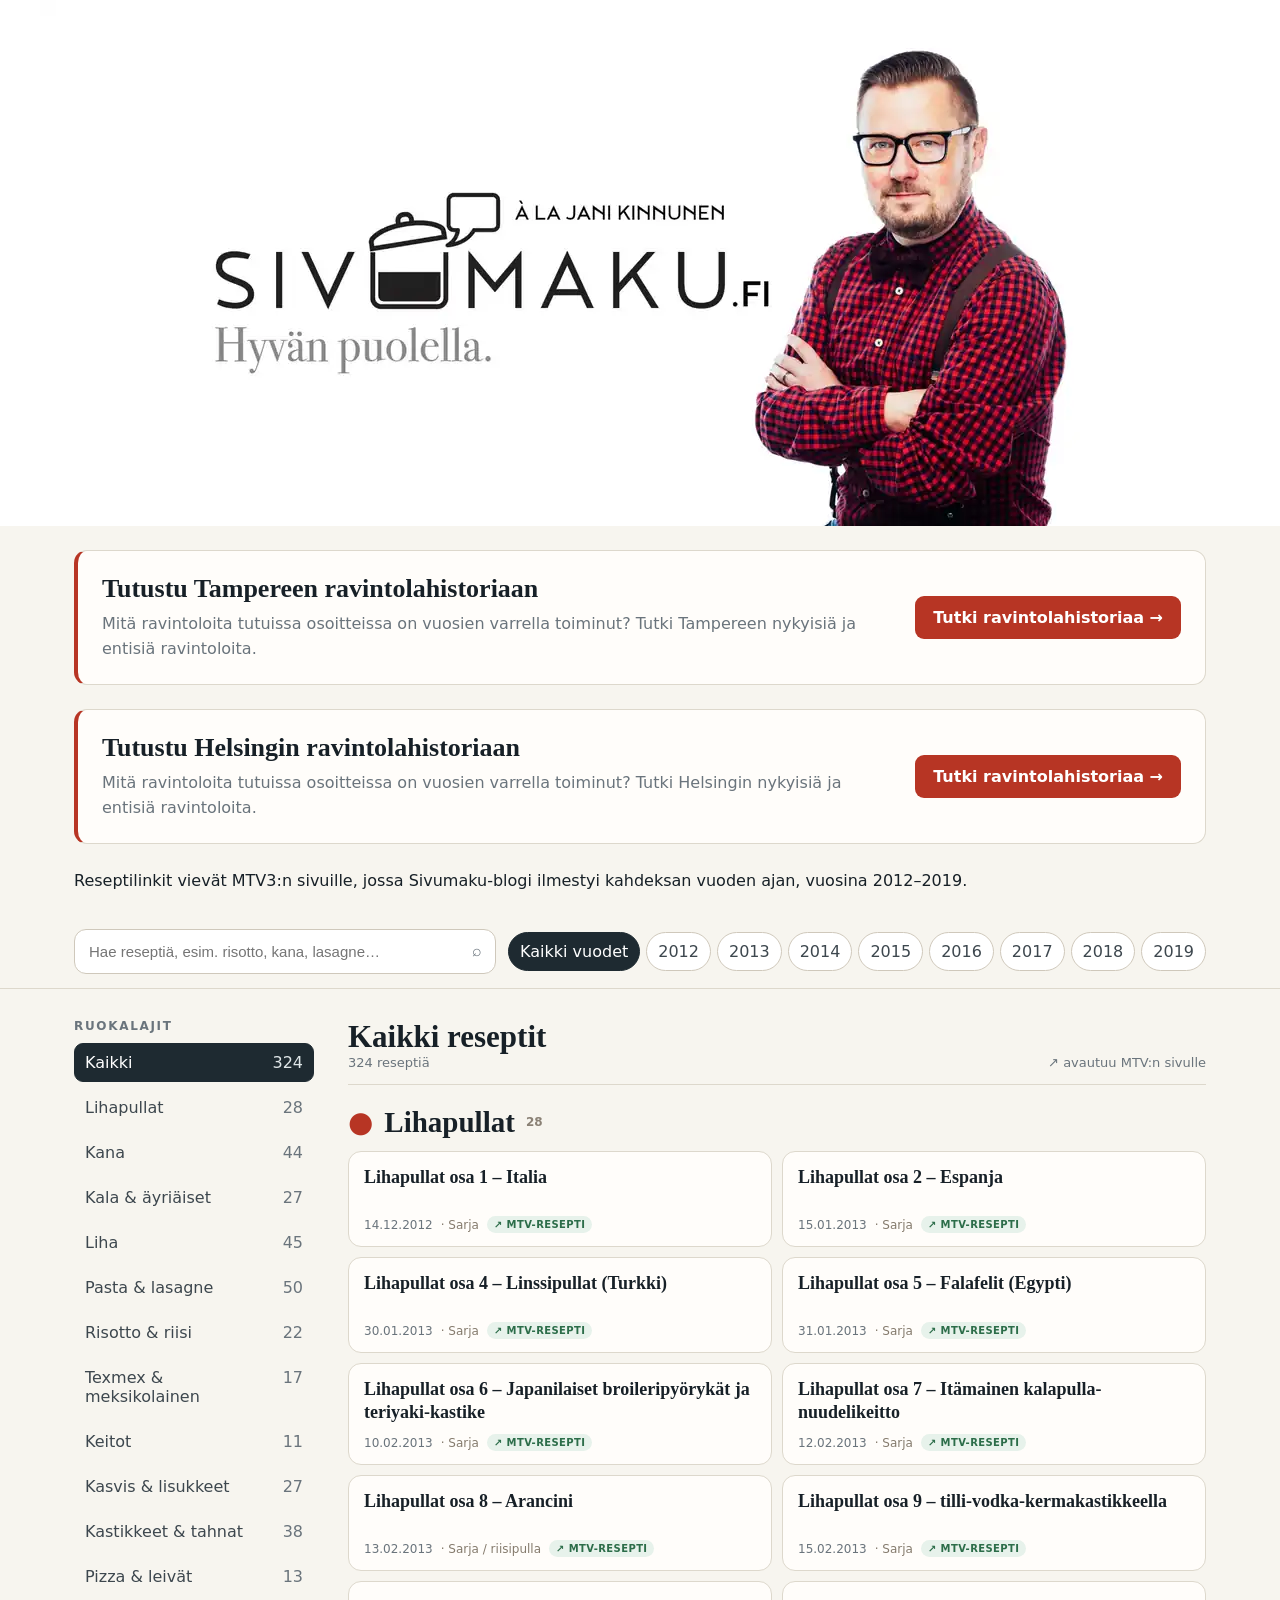
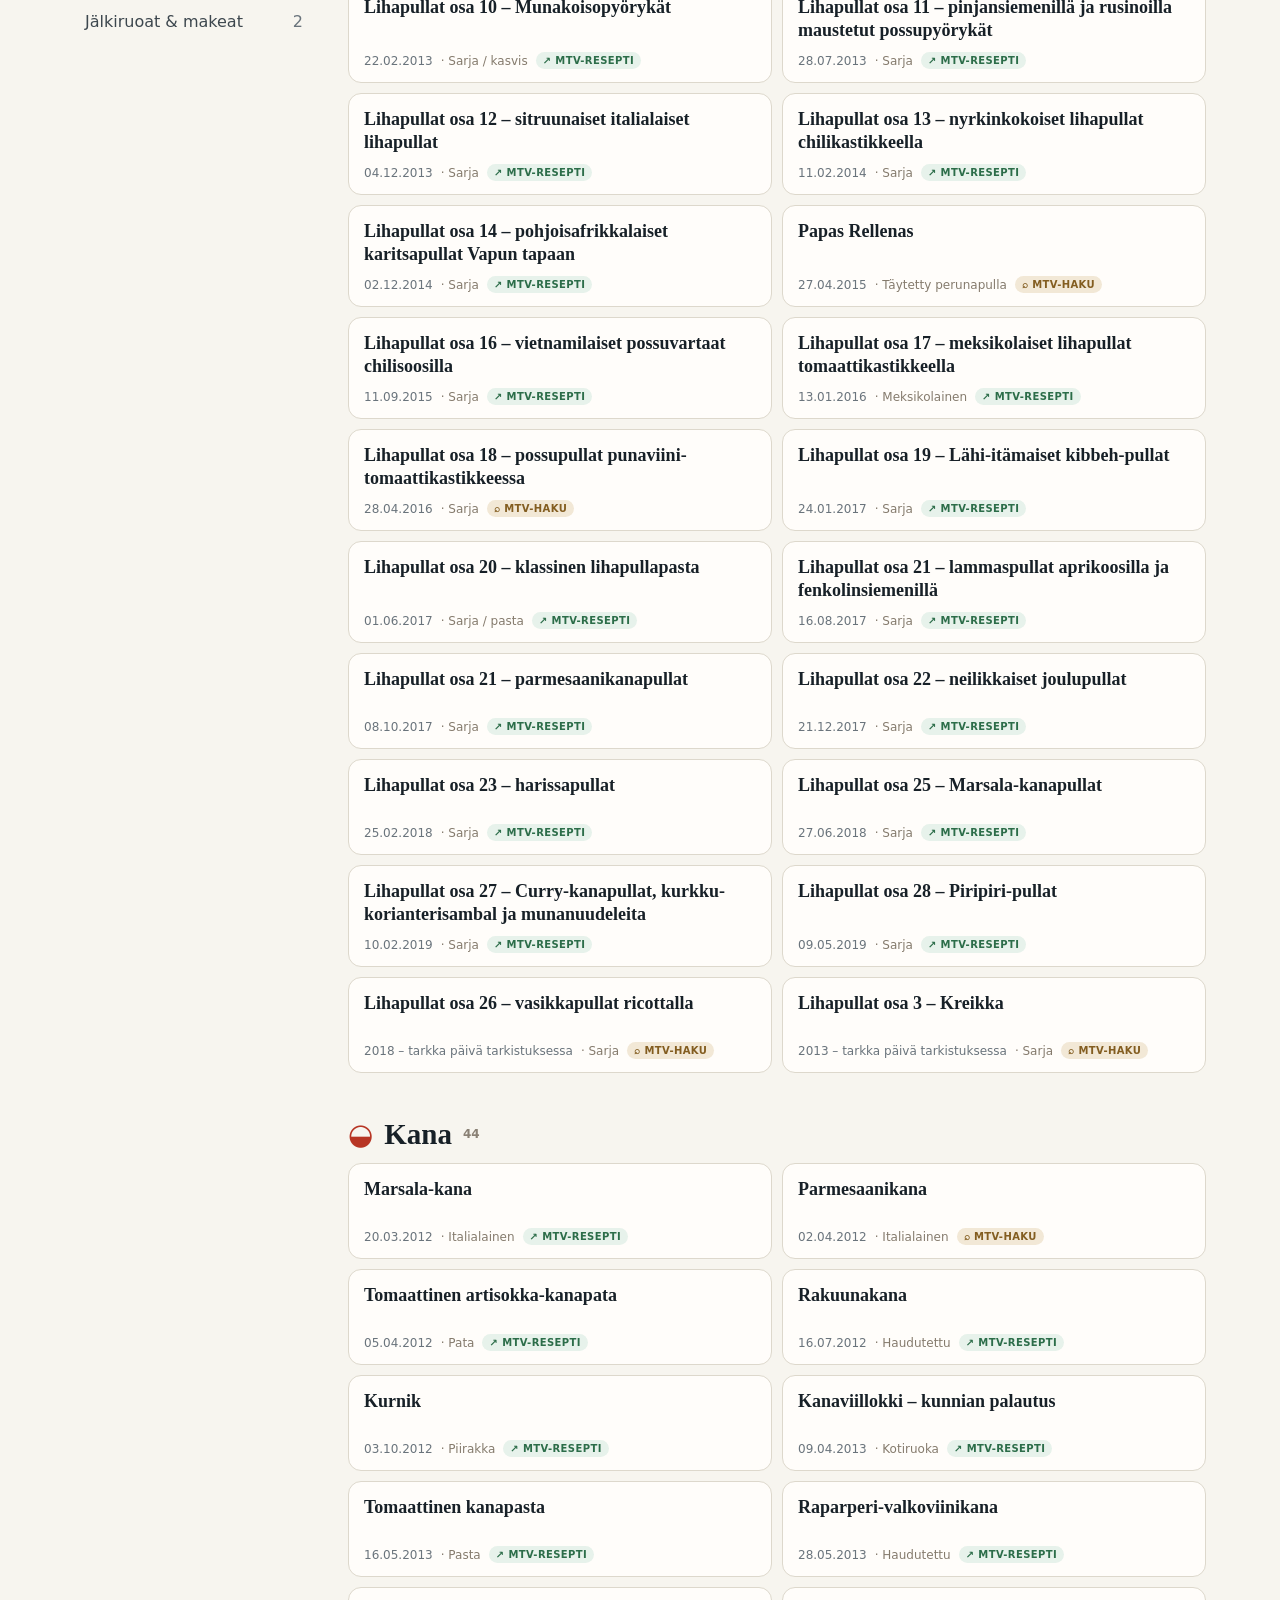
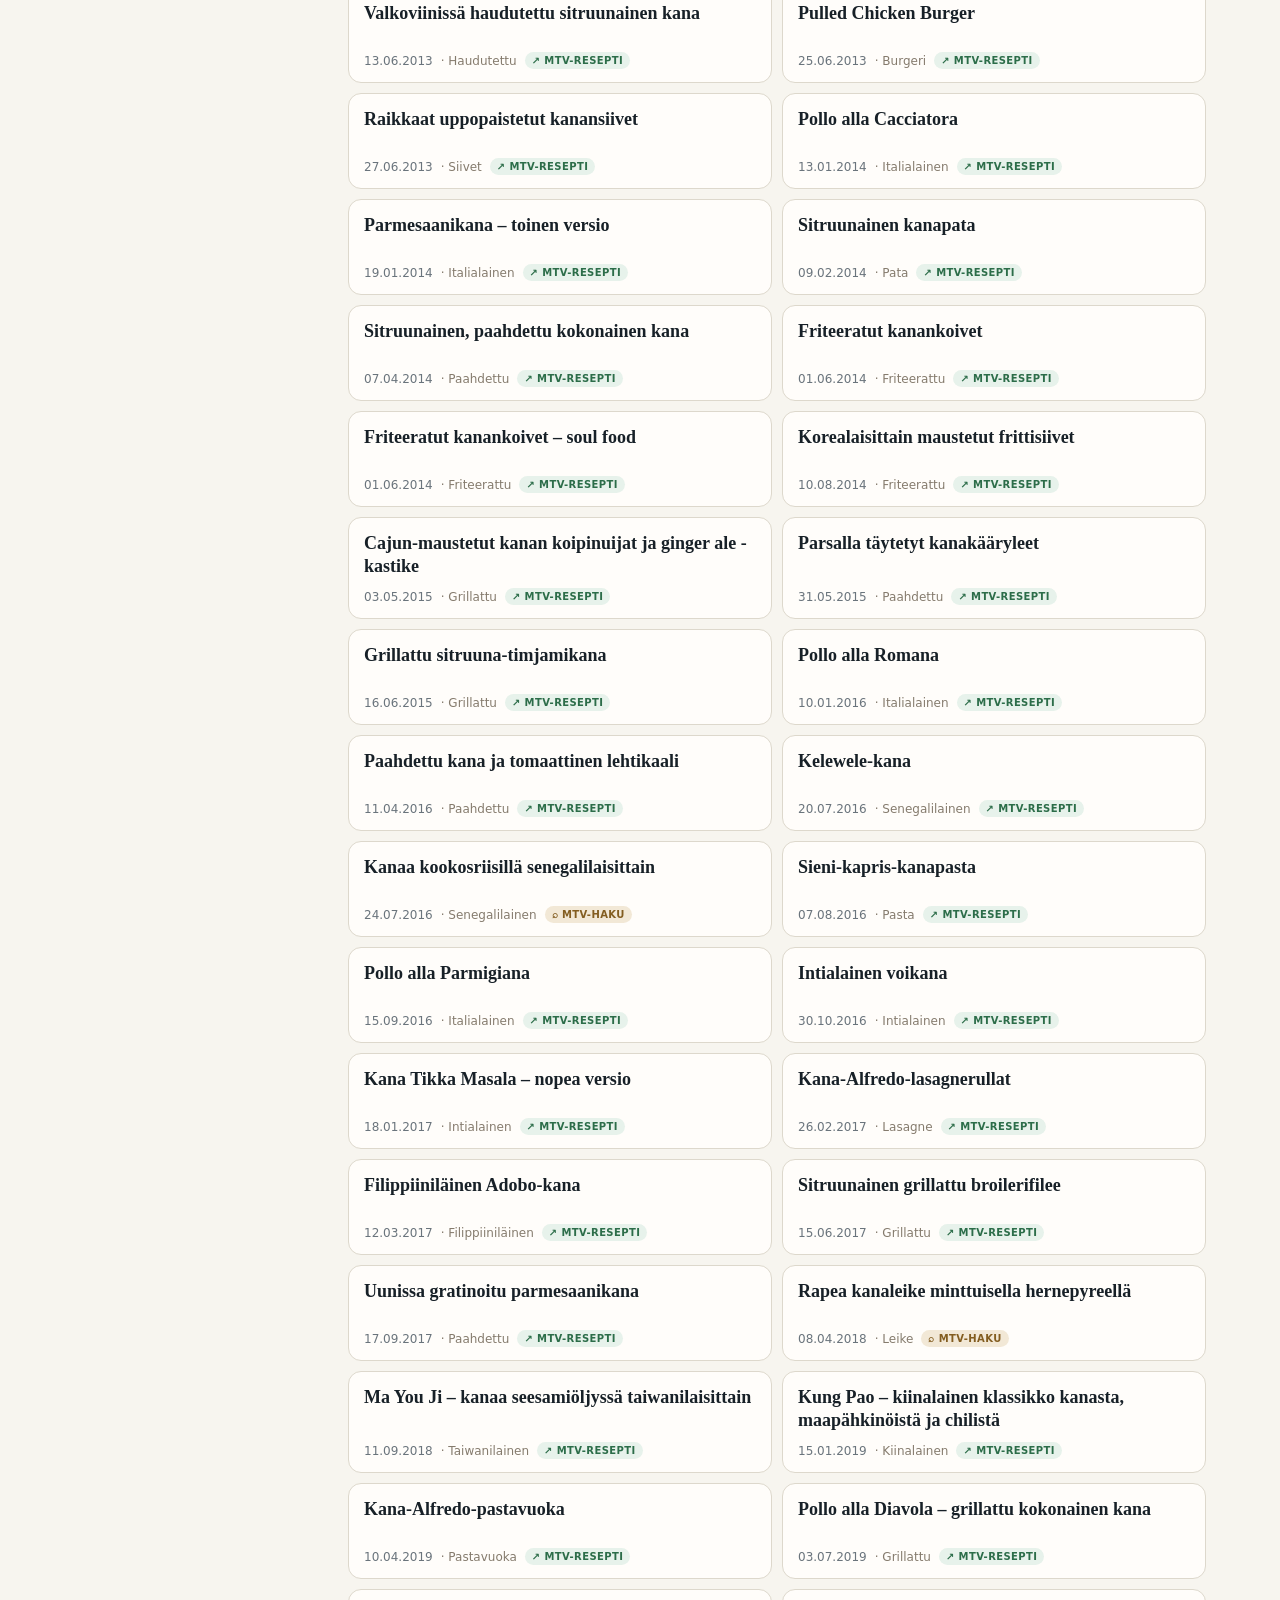
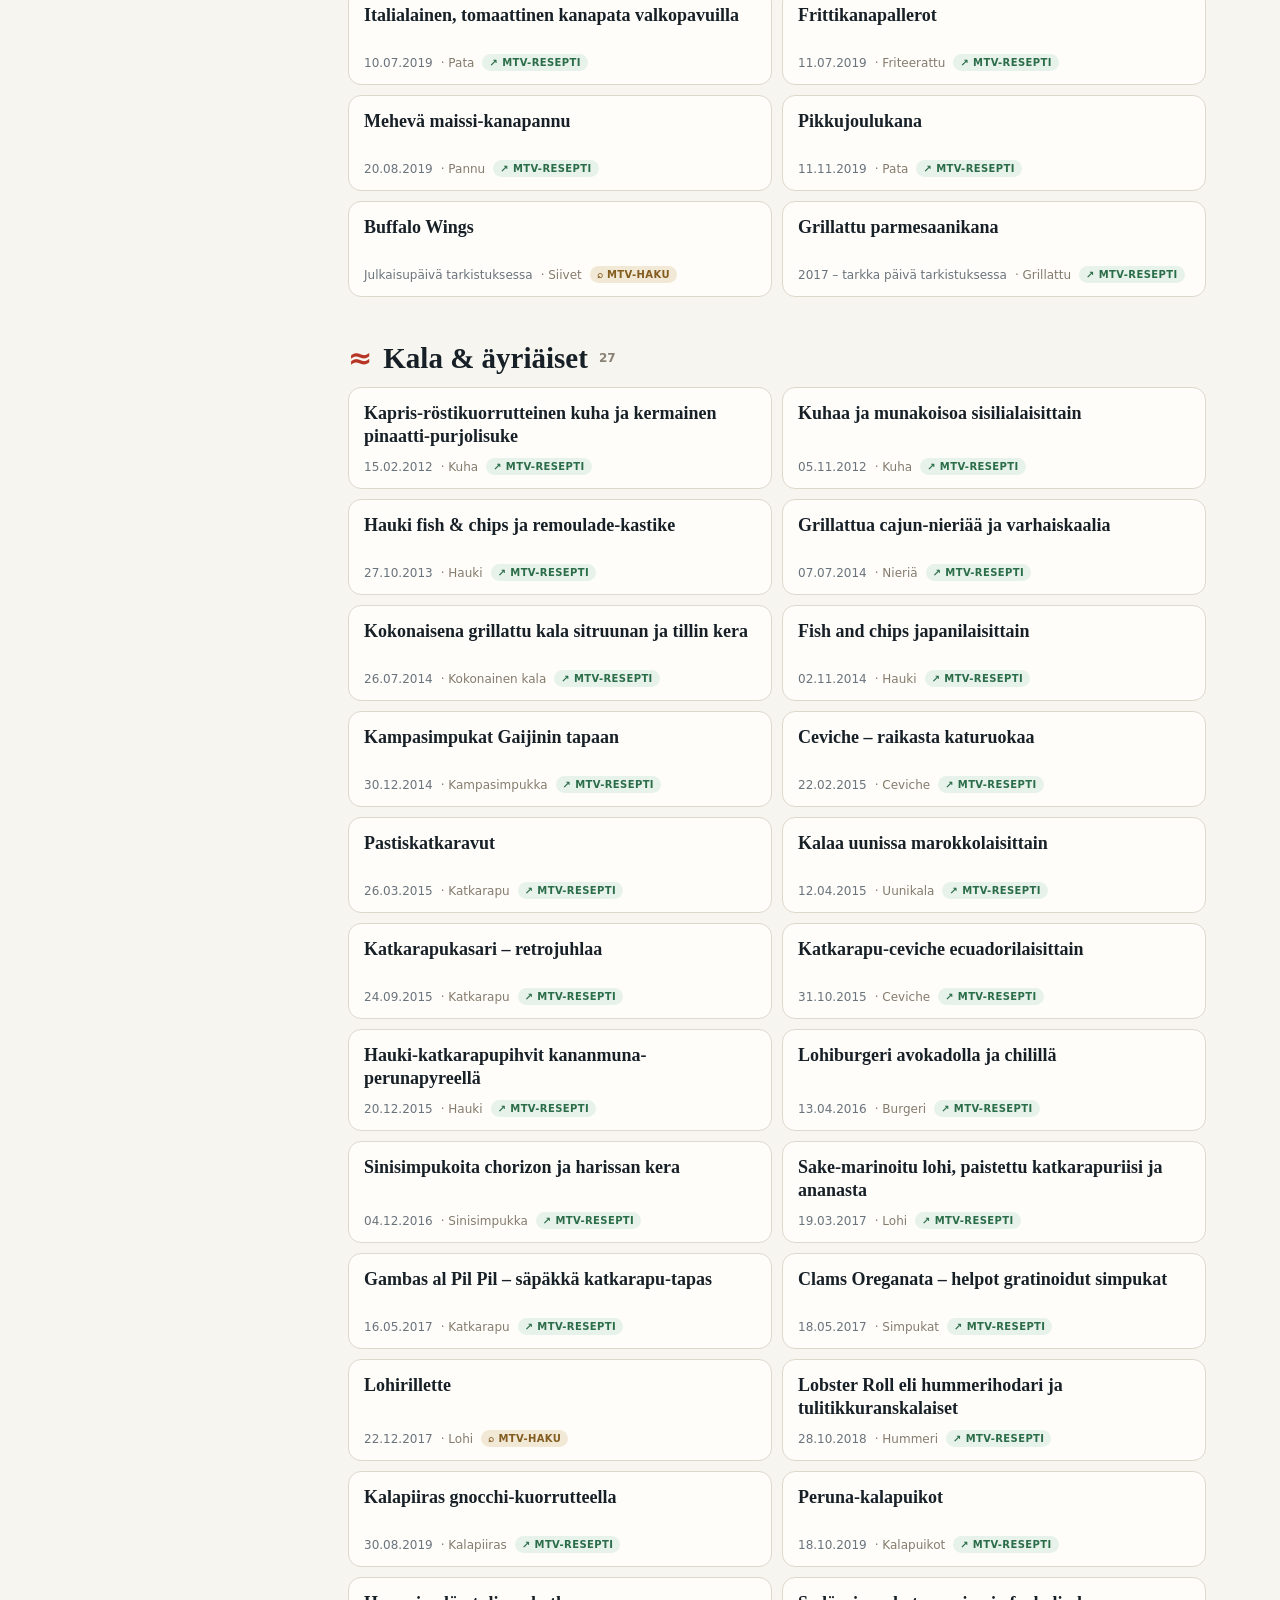
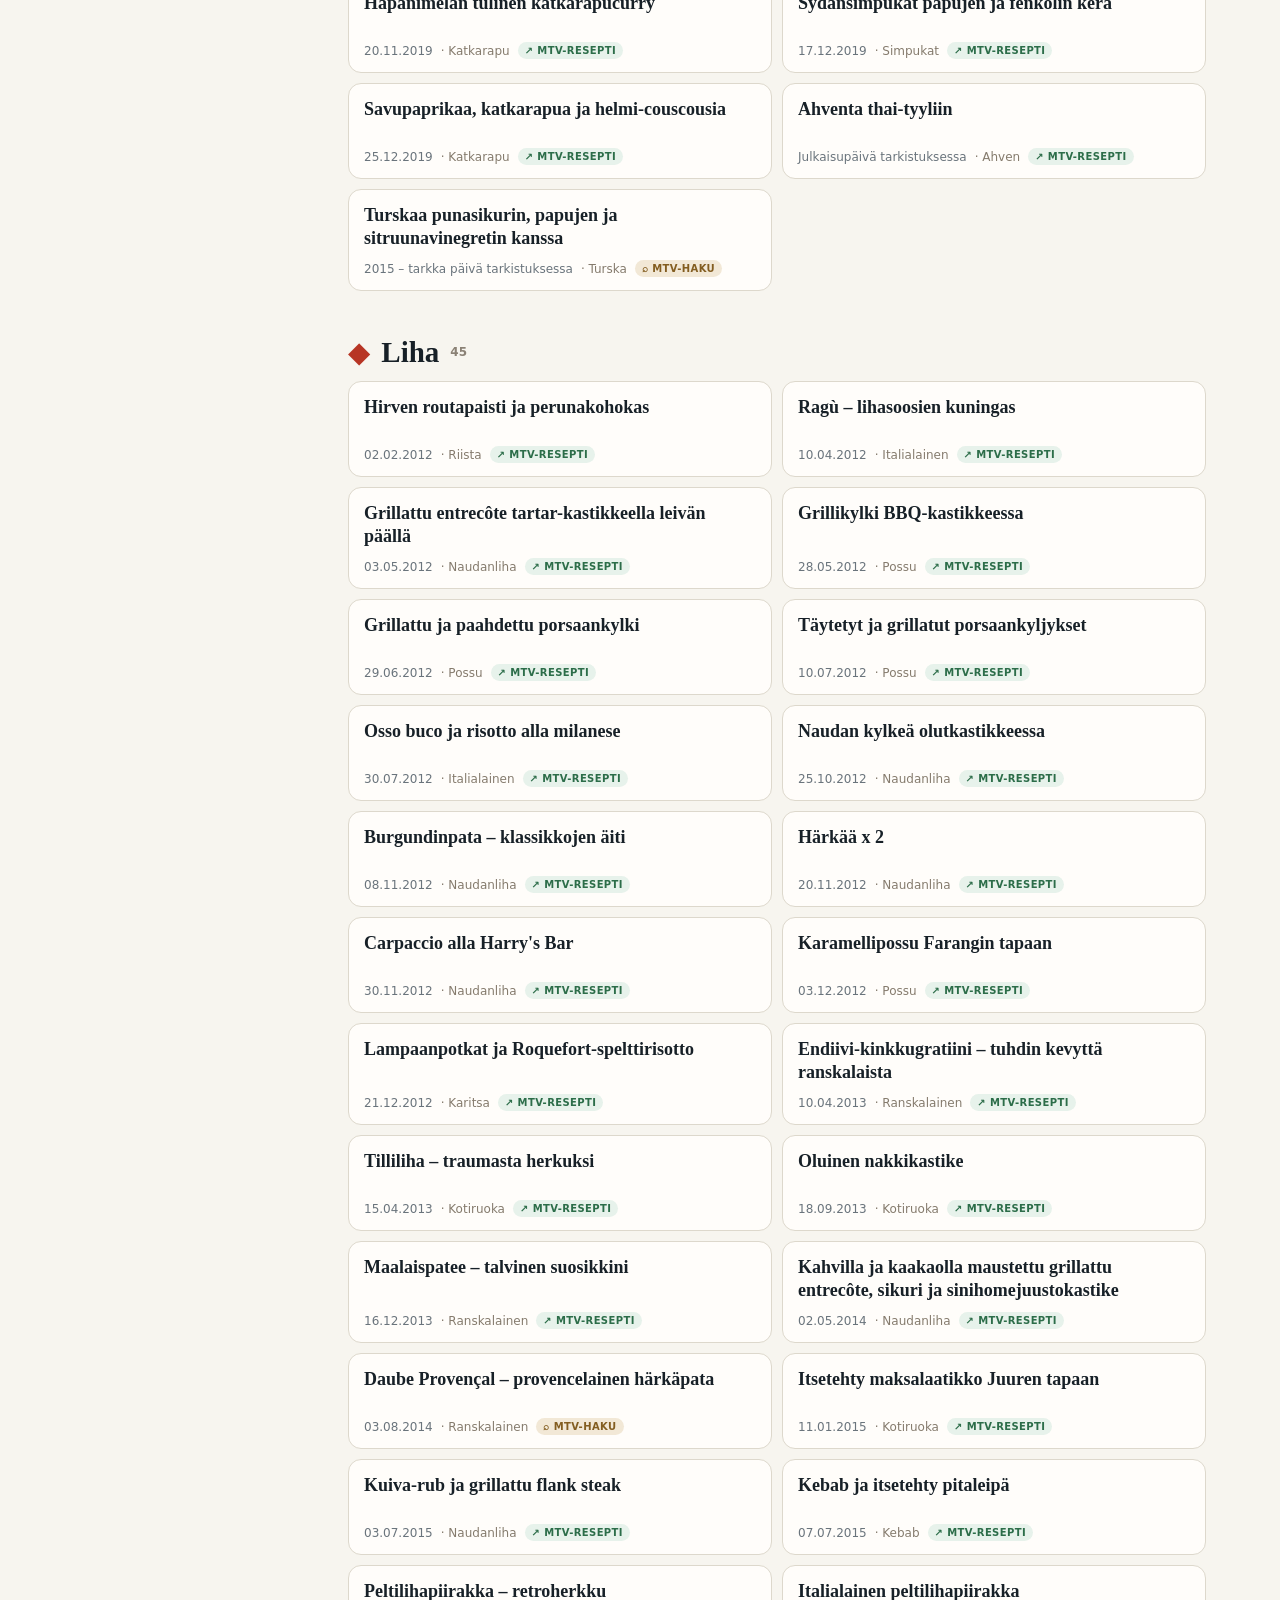
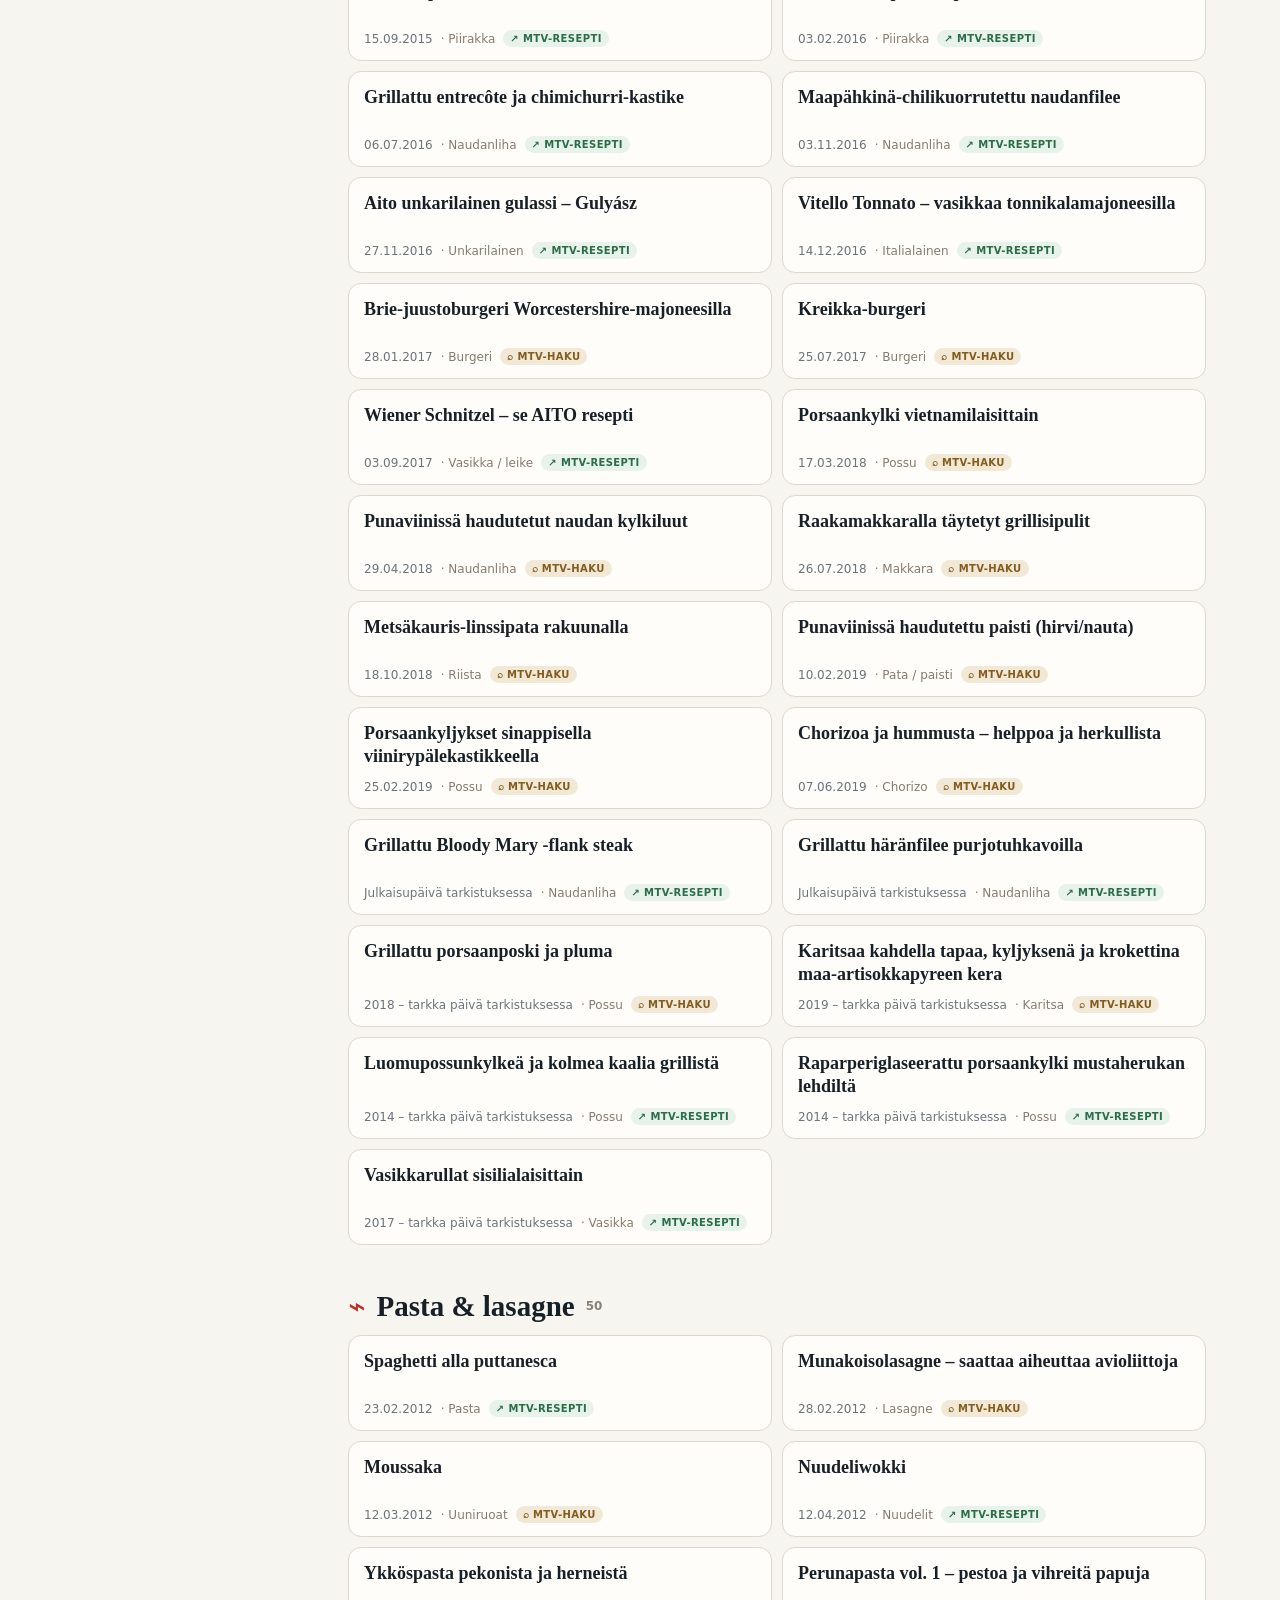
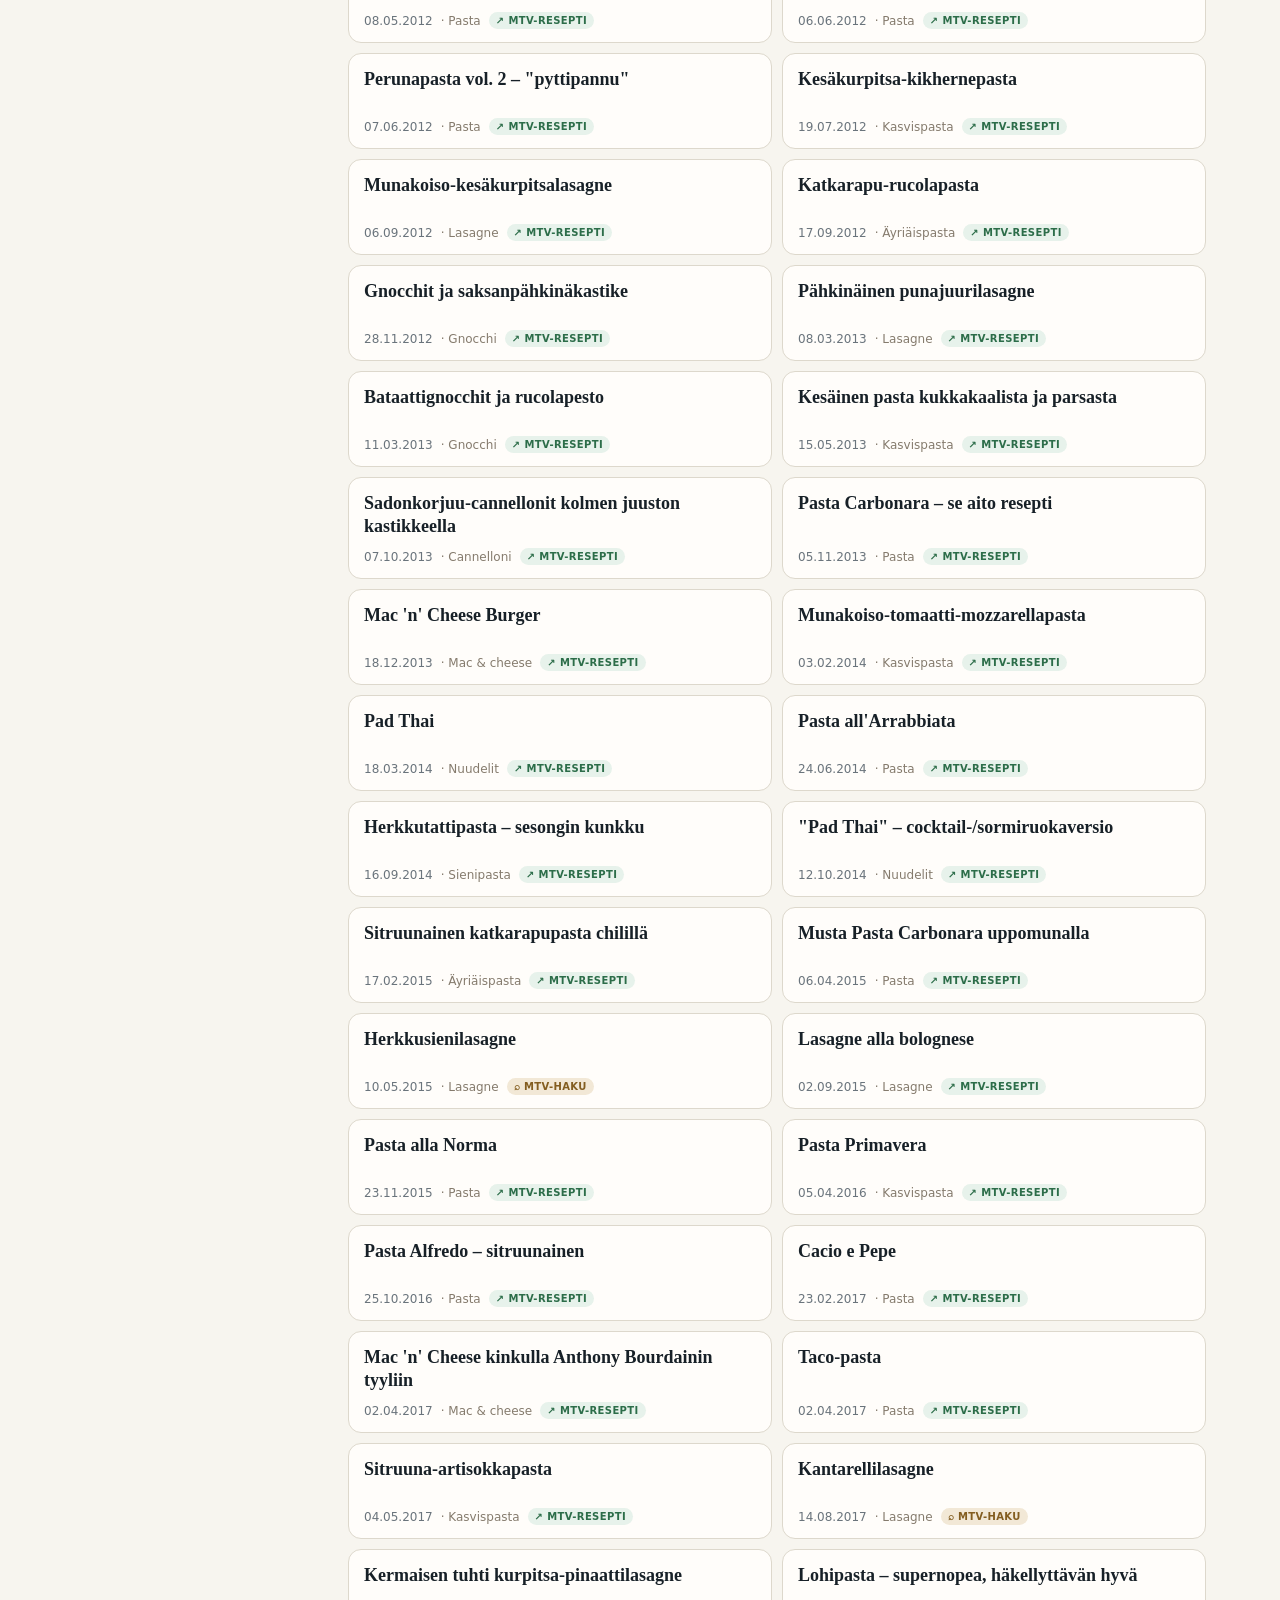
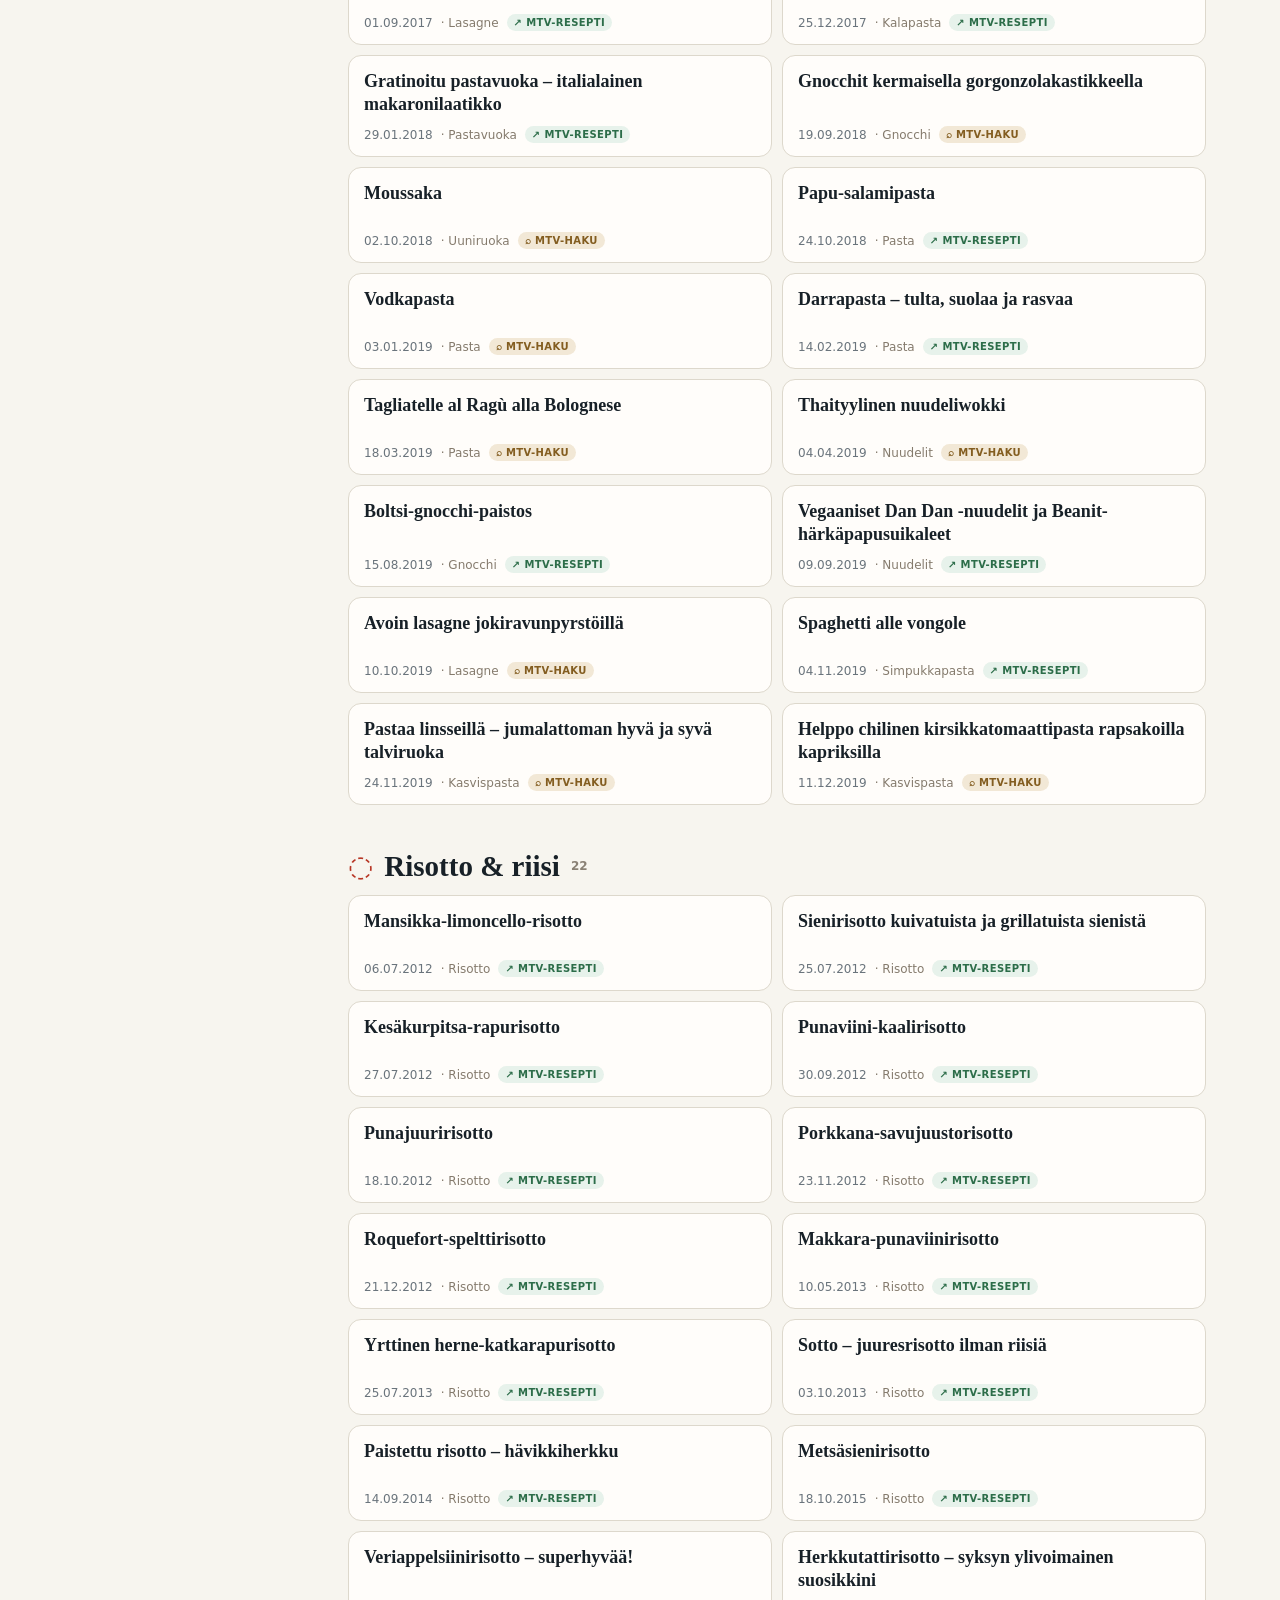
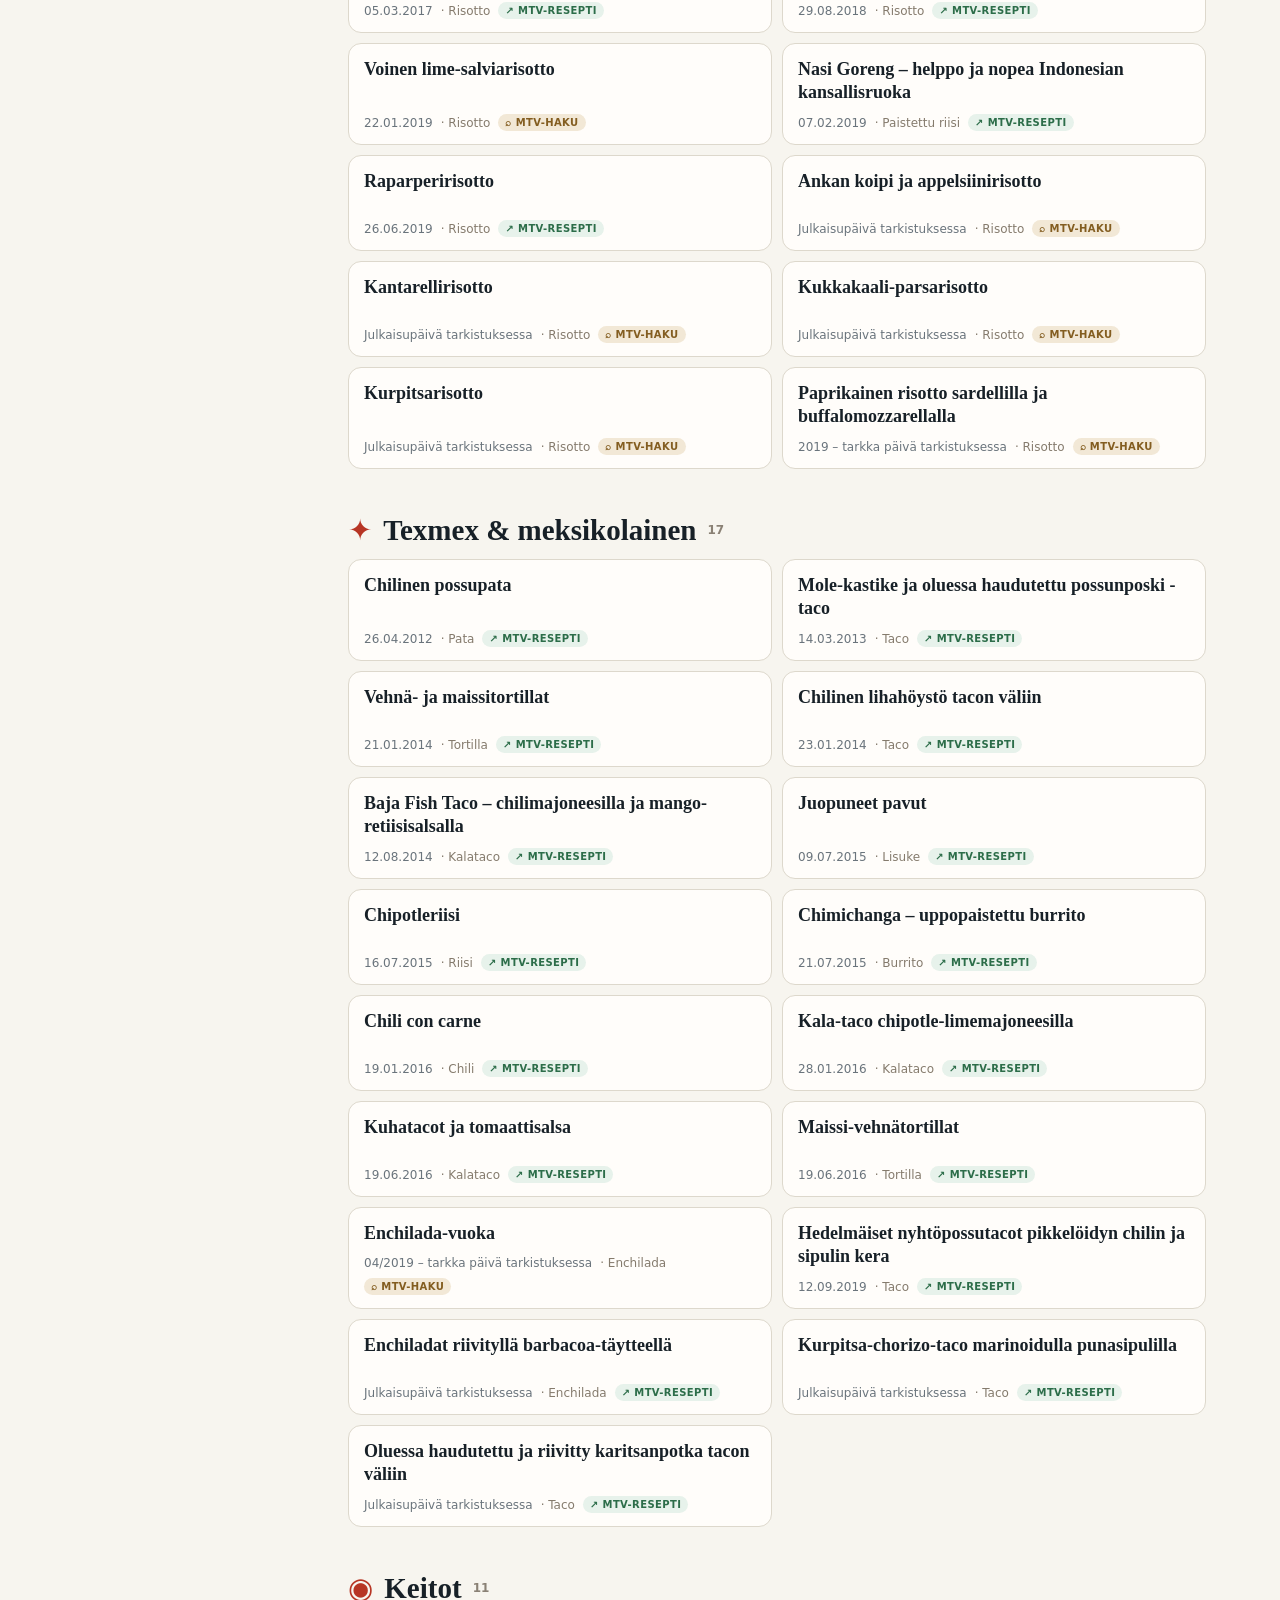
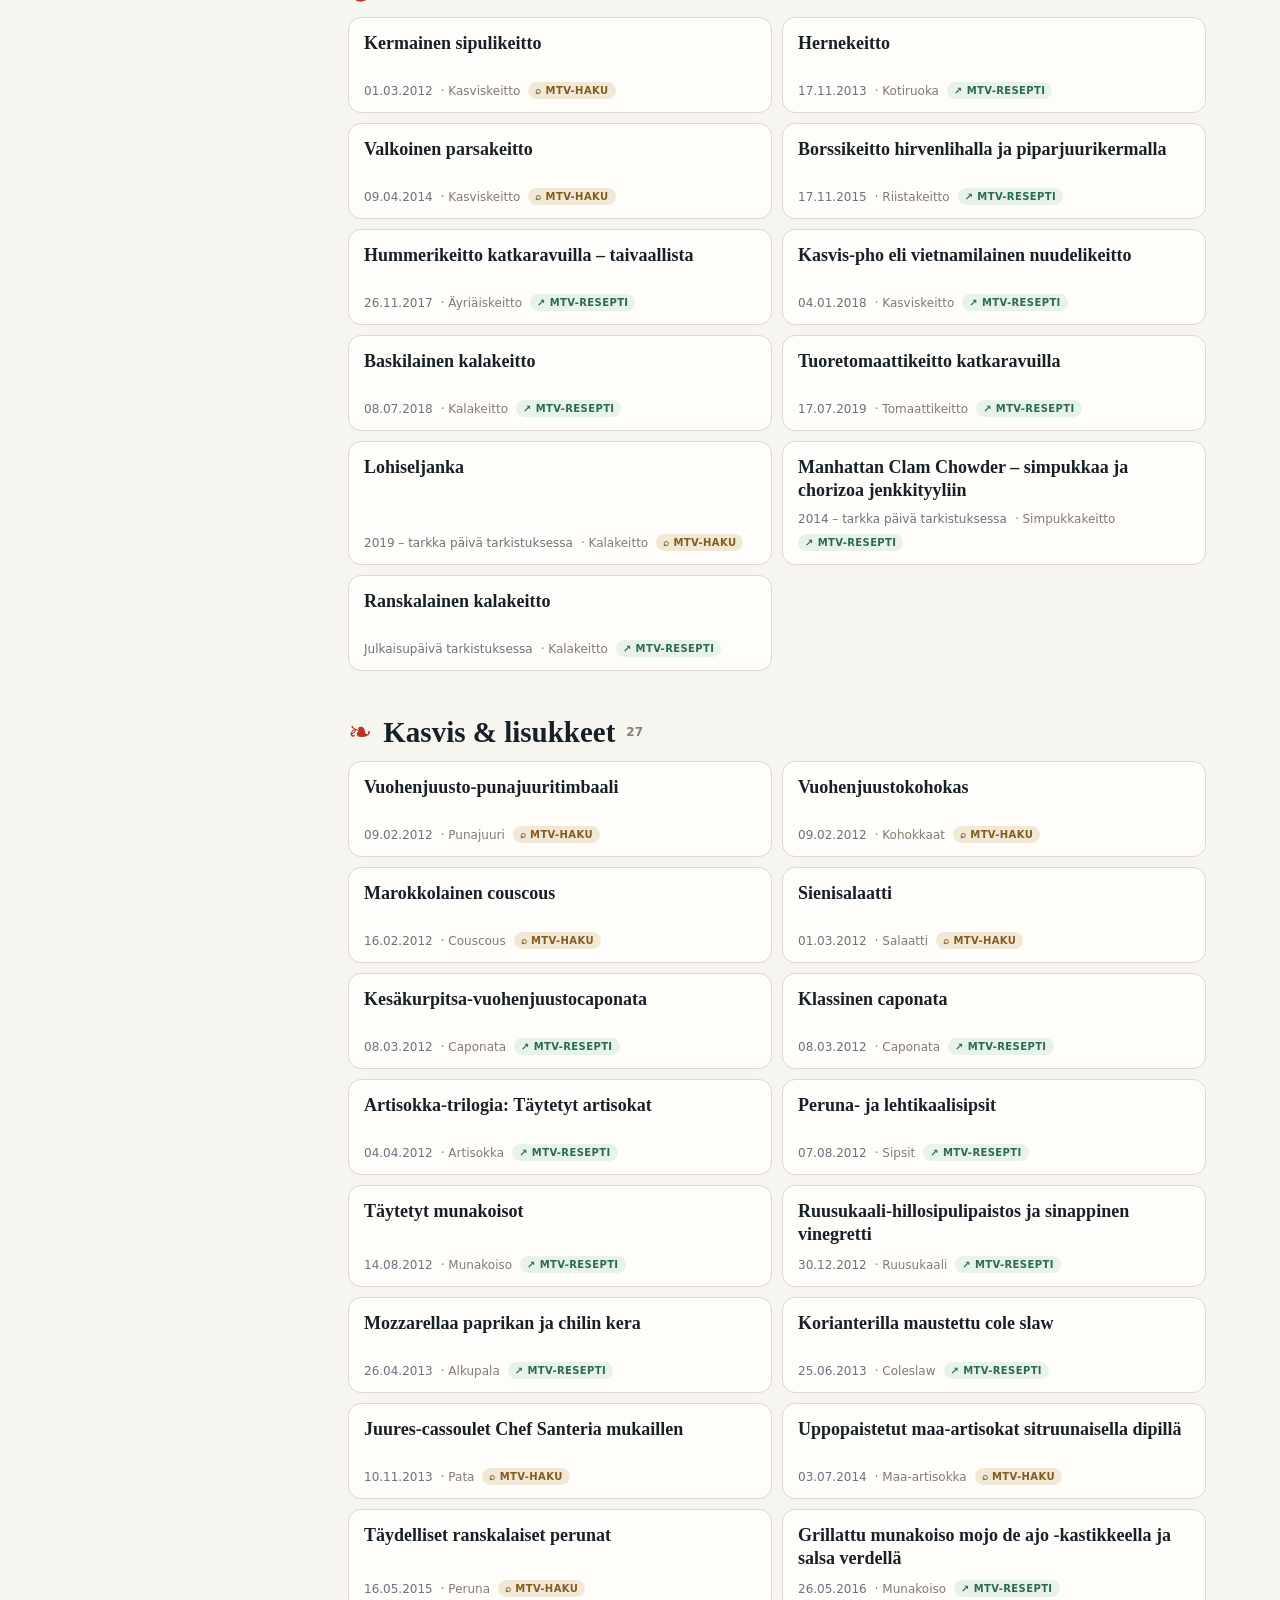
<file: index.html>
<!doctype html>
<html lang="fi">
<head>
<meta charset="utf-8">
<meta name="viewport" content="width=device-width,initial-scale=1">
<title>Sivumaku – MTV-reseptit 2012–2019</title>
<link rel="stylesheet" href="/reseptit/styles.css">
</head>
<body>
<header class="hero">
  <div class="wrap">
    <div class="kicker">Sivumaku × MTV · 2012–2019</div>
    <h1>Kaikki reseptit yhdessä paikassa</h1>
    <p class="lead">Sivumaun MTV-kauden reseptihakemisto ruokalajeittain. Hae nimellä, rajaa vuoteen tai selaa kategorioita. Reseptin nimi avaa MTV:n sivun uuteen välilehteen.</p>
    <div class="stats">
      <div class="stat"><strong>324</strong> reseptiyksikköä</div>
      <div class="stat"><strong>250</strong> suoraa MTV-reseptilinkkiä</div>
      <div class="stat"><strong>289</strong> tarkkaa julkaisupäivää</div>
      <div class="stat">Koko MTV-kausi 2012–2019</div>
    </div>
  </div>
</header>

<section class="history-promo" aria-labelledby="history-title">
  <div>
    <h2 id="history-title">Tutustu Tampereen ravintolahistoriaan</h2>
    <p>Mitä ravintoloita tutuissa osoitteissa on vuosien varrella toiminut? Tutki Tampereen nykyisiä ja entisiä ravintoloita.</p>
  </div>
  <a href="https://ravintolahistoria.sivumaku.fi">Tutki ravintolahistoriaa →</a>
</section>

<section class="history-promo" aria-labelledby="helsinki-history-title">
  <div>
    <h2 id="helsinki-history-title">Tutustu Helsingin ravintolahistoriaan</h2>
    <p>Mitä ravintoloita tutuissa osoitteissa on vuosien varrella toiminut? Tutki Helsingin nykyisiä ja entisiä ravintoloita.</p>
  </div>
  <a href="https://helsinki.sivumaku.fi">Tutki ravintolahistoriaa →</a>
</section>


<p class="recipe-intro" style="max-width:1180px;margin:0 auto;padding:0 24px 22px;font-size:16px;line-height:1.6;color:var(--ink)">Reseptilinkit vievät MTV3:n sivuille, jossa Sivumaku-blogi ilmestyi kahdeksan vuoden ajan, vuosina 2012–2019.</p>

<div class="toolbar-shell">
  <div class="toolbar">
    <label class="search">
      <input id="search" type="search" placeholder="Hae reseptiä, esim. risotto, kana, lasagne…" autocomplete="off">
      <span>⌕</span>
    </label>
    <div class="years" id="years"></div>
  </div>
</div>

<main class="layout">
  <aside class="sidebar">
    <h2>Ruokalajit</h2>
    <div class="cats" id="cats"></div>
  </aside>

  <section>
    <div class="results-head">
      <div><h2 id="view-title">Kaikki reseptit</h2><p id="result-count" role="status" aria-live="polite"></p></div>
      <p>↗ avautuu MTV:n sivulle</p>
    </div>
    <div id="content"></div>
    <div class="empty" id="empty" role="status">Hakuehdoilla ei löytynyt reseptejä. Kokeile toista hakusanaa tai poista vuosirajaus.</div>
    <div class="note">
      <strong>Linkkien tila:</strong> vihreä “MTV-resepti” tarkoittaa varmennettua suoraa reseptisivua.
      Ruskea “MTV-haku” tarkoittaa, että resepti kuuluu masteriin, mutta alkuperäinen suora URL on vielä palauttamatta;
      nimi avaa silloin MTV Uutisten haun kyseisellä reseptinimellä. Julkaisupäivän kohdalla näkyy vastaavasti selvästi,
      jos tarkka päivä on vielä tarkistuksessa.
    </div>
  </section>
</main>

<footer class="footer"><div class="wrap">Sivumaku-reseptihakemisto · aineisto koottu MTV Uutisten Sivumaku-arkistosta ja vanhoista Sivumaku-koosteista.</div></footer>

<script defer src="/reseptit/data1.js"></script>
<script defer src="/reseptit/data2.js"></script>
<script defer src="/reseptit/data3.js"></script>
<script defer src="/reseptit/data4.js"></script>
<script defer src="/reseptit/data5.js"></script>
<script defer src="/reseptit/data6.js"></script>
<script defer src="/reseptit/data7.js"></script>
<script defer src="/reseptit/app.js"></script>

<script defer src="/reseptit/hero.js"></script>
</body>
</html>
</file>
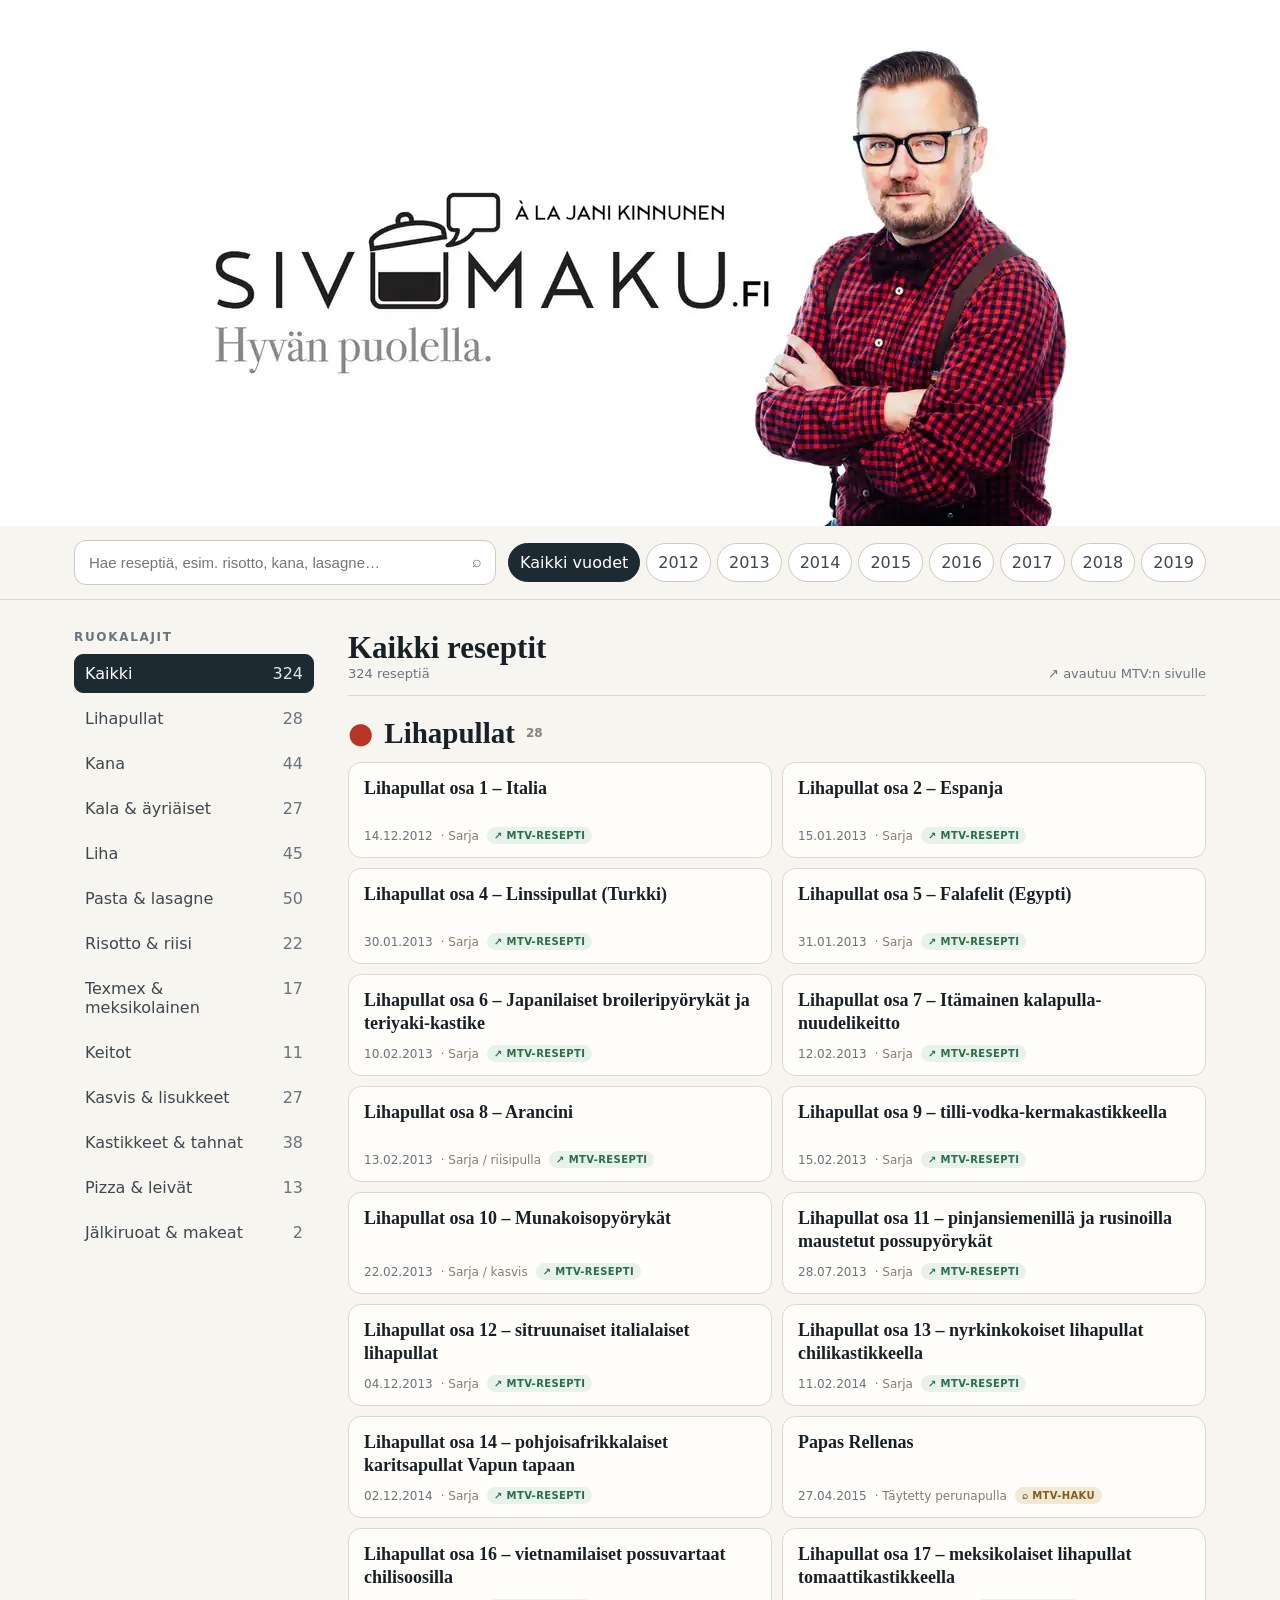
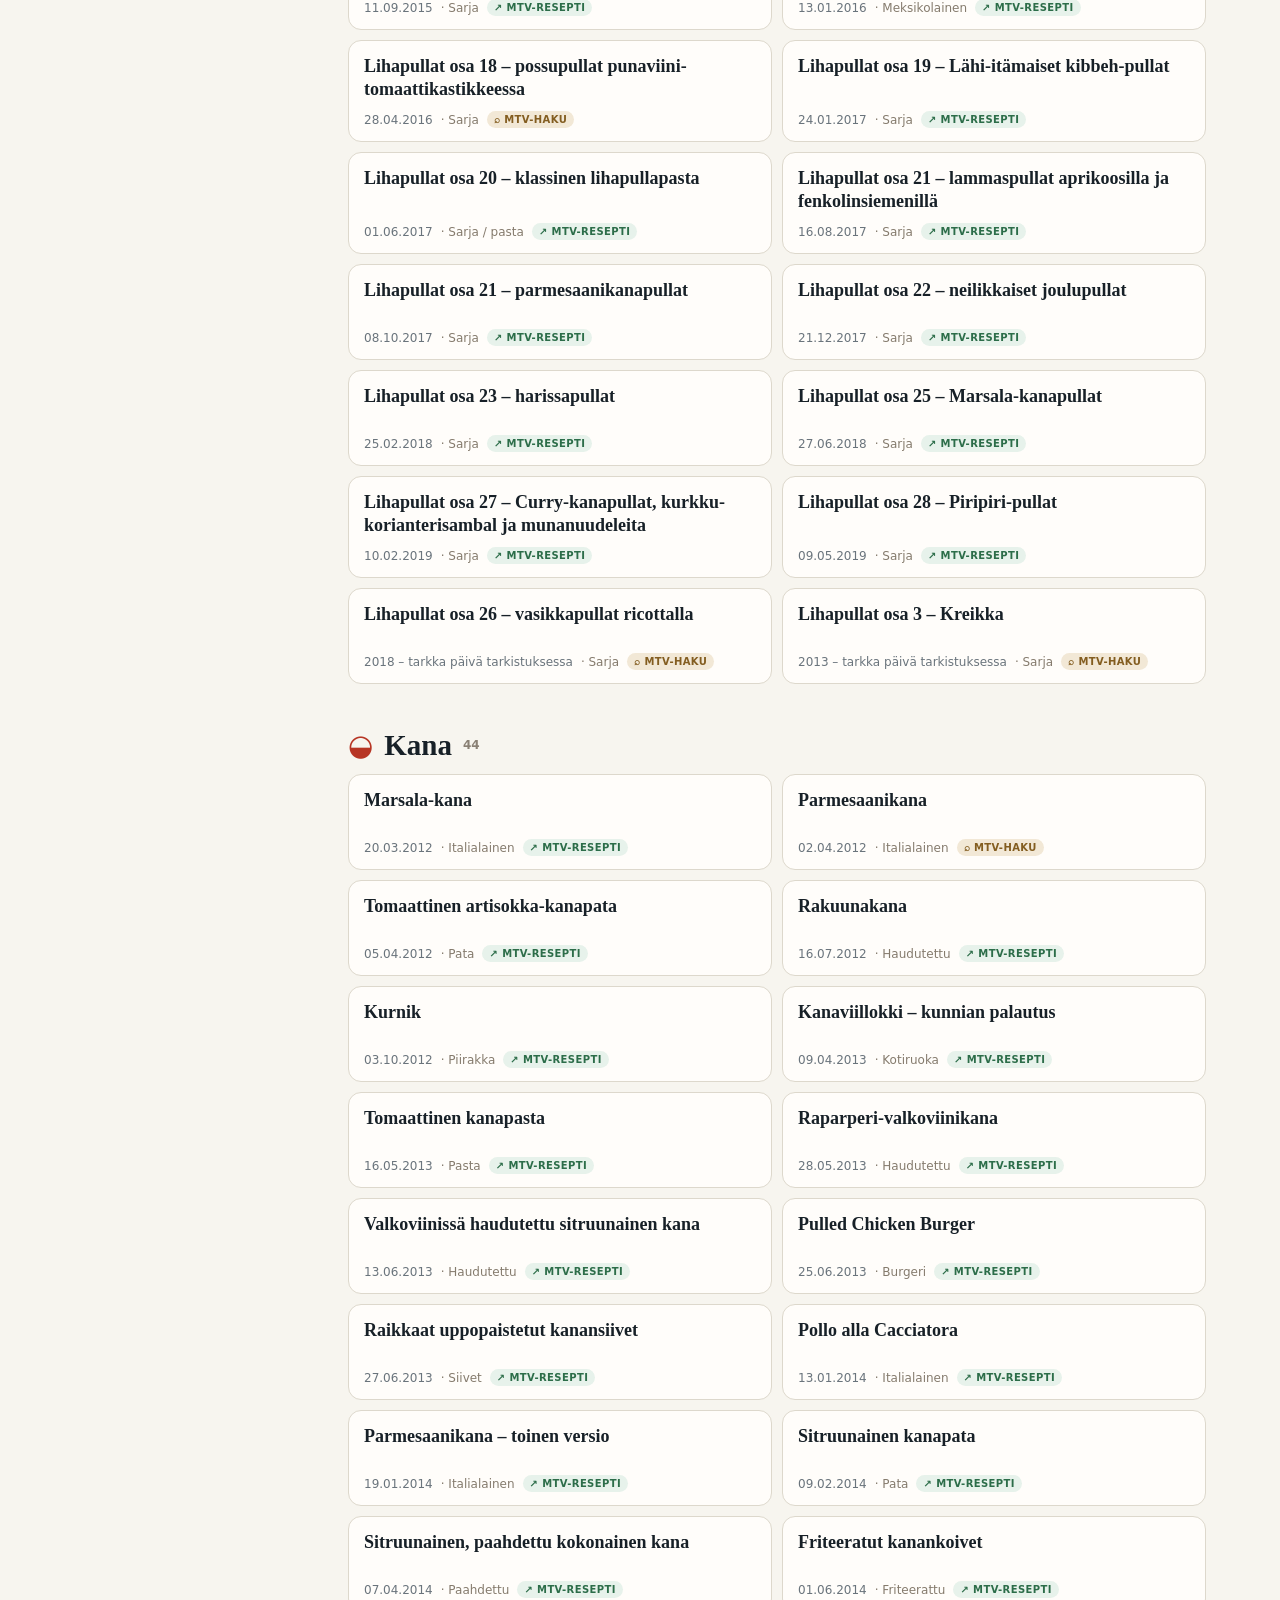
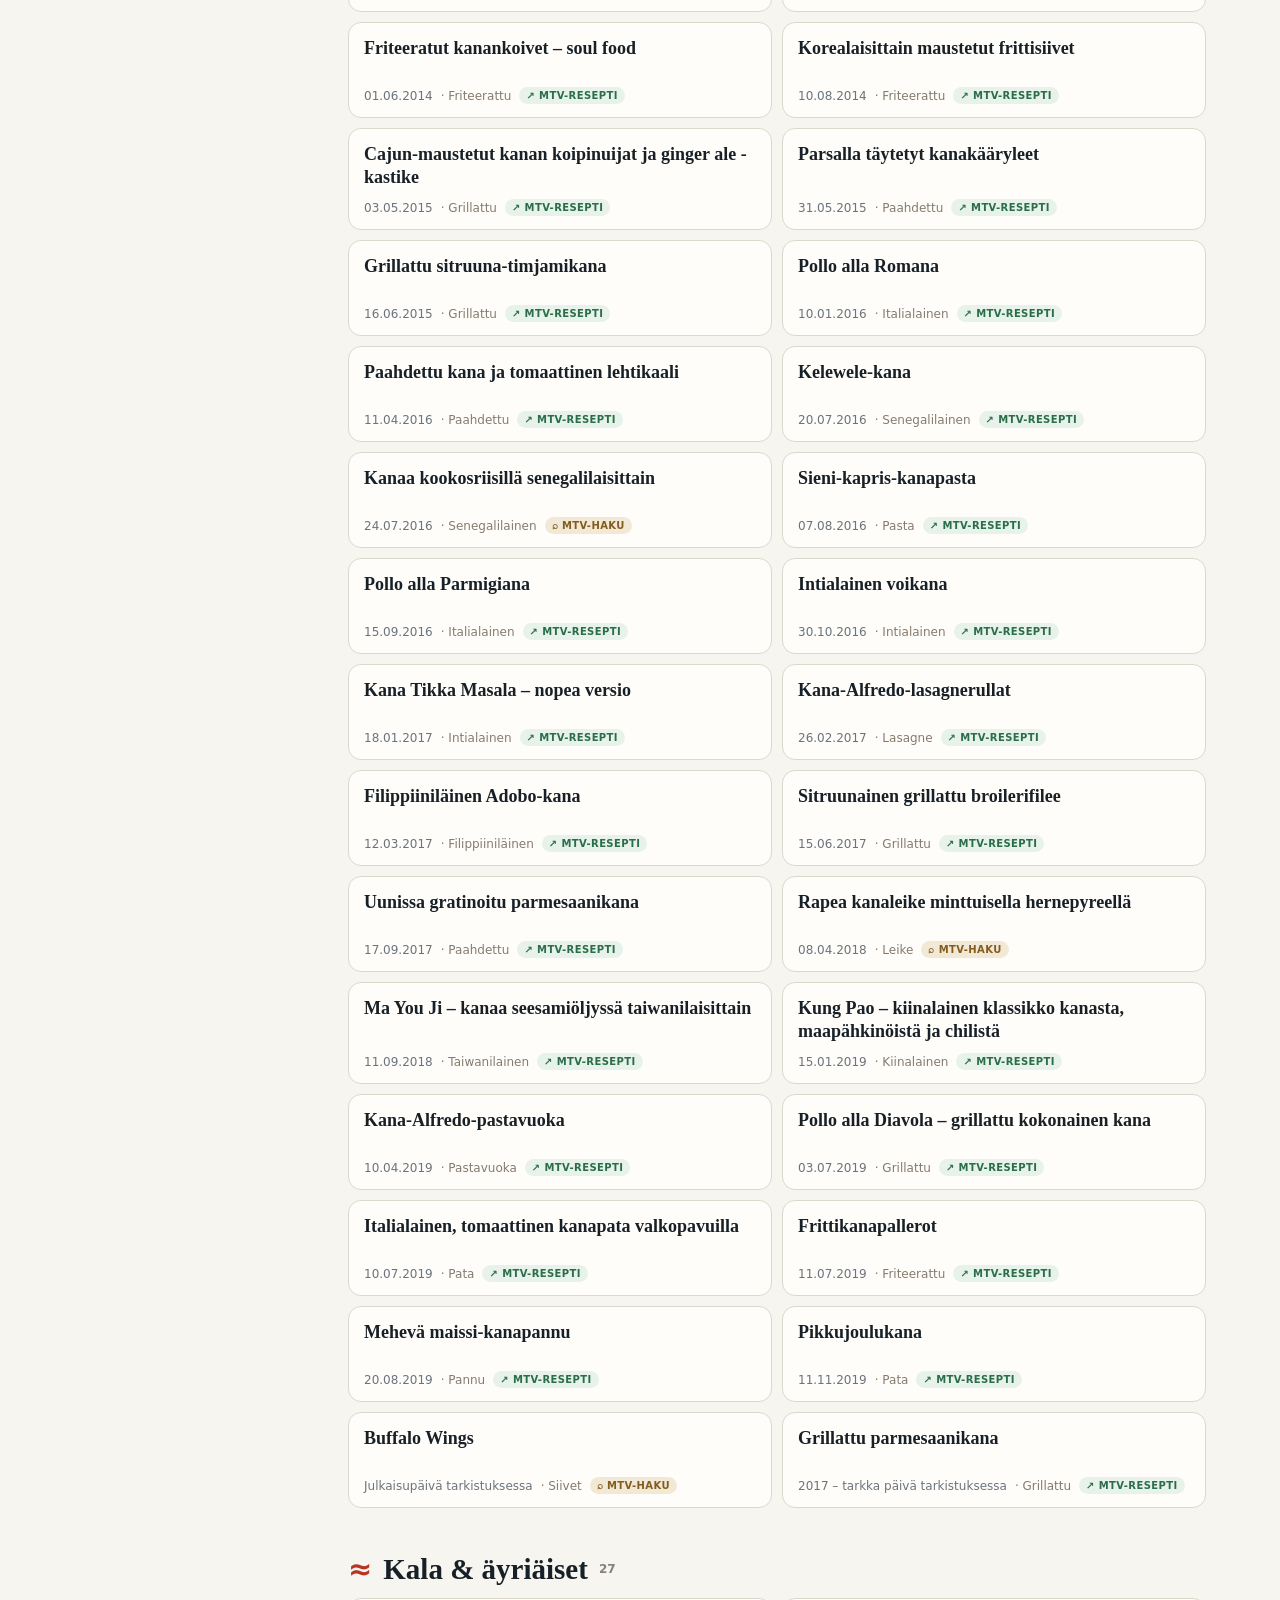
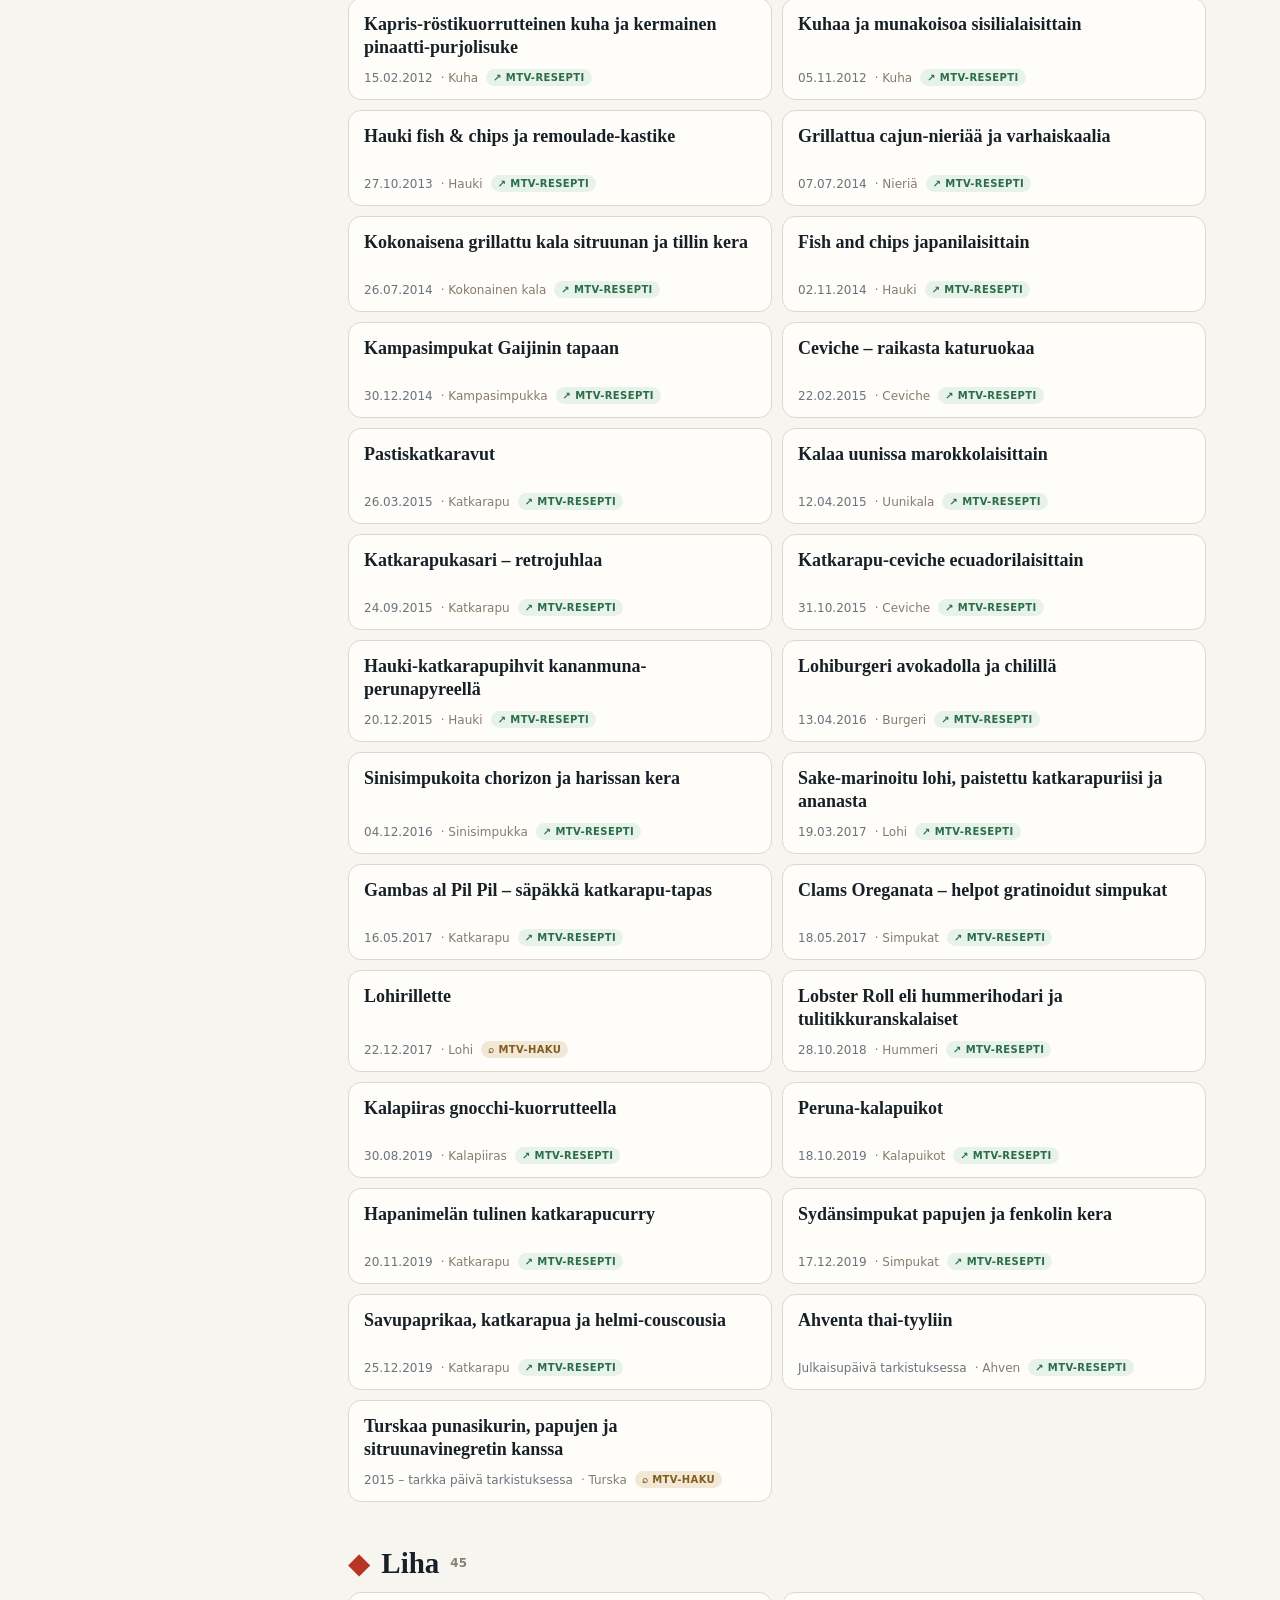
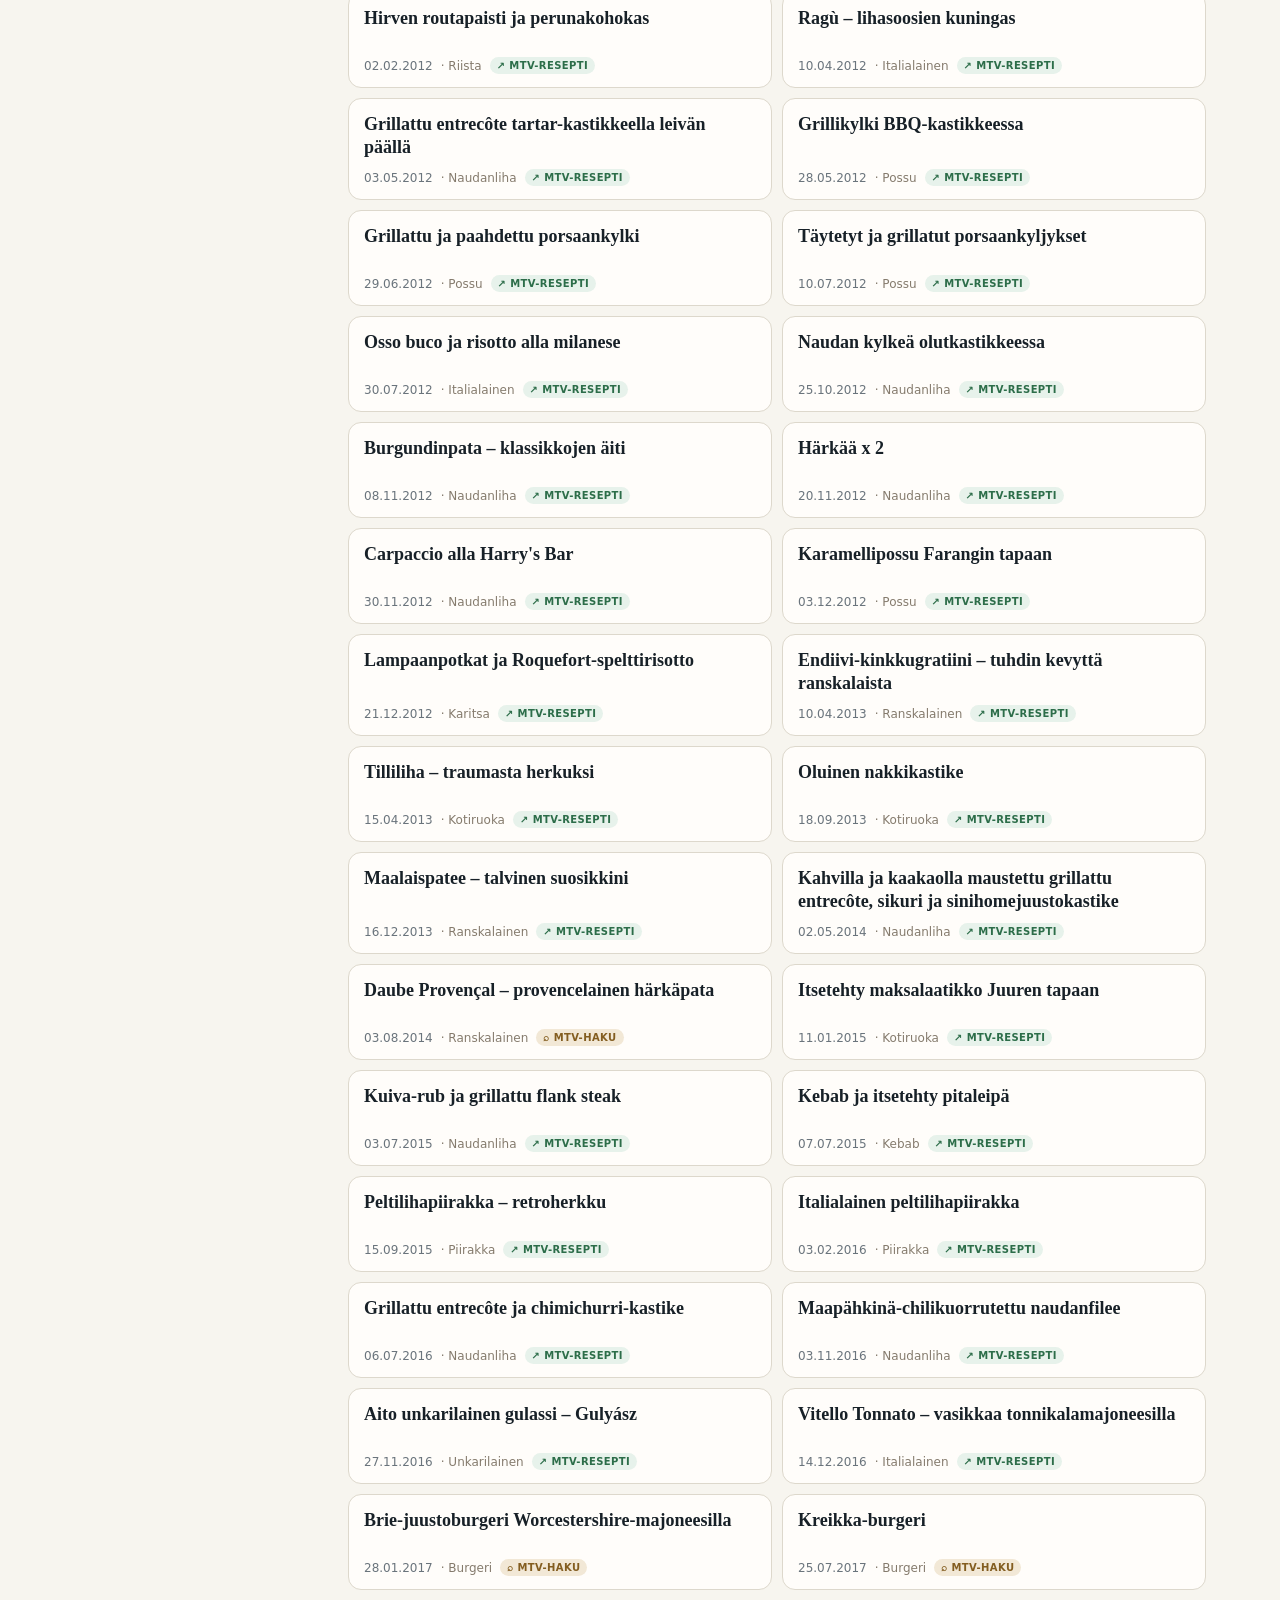
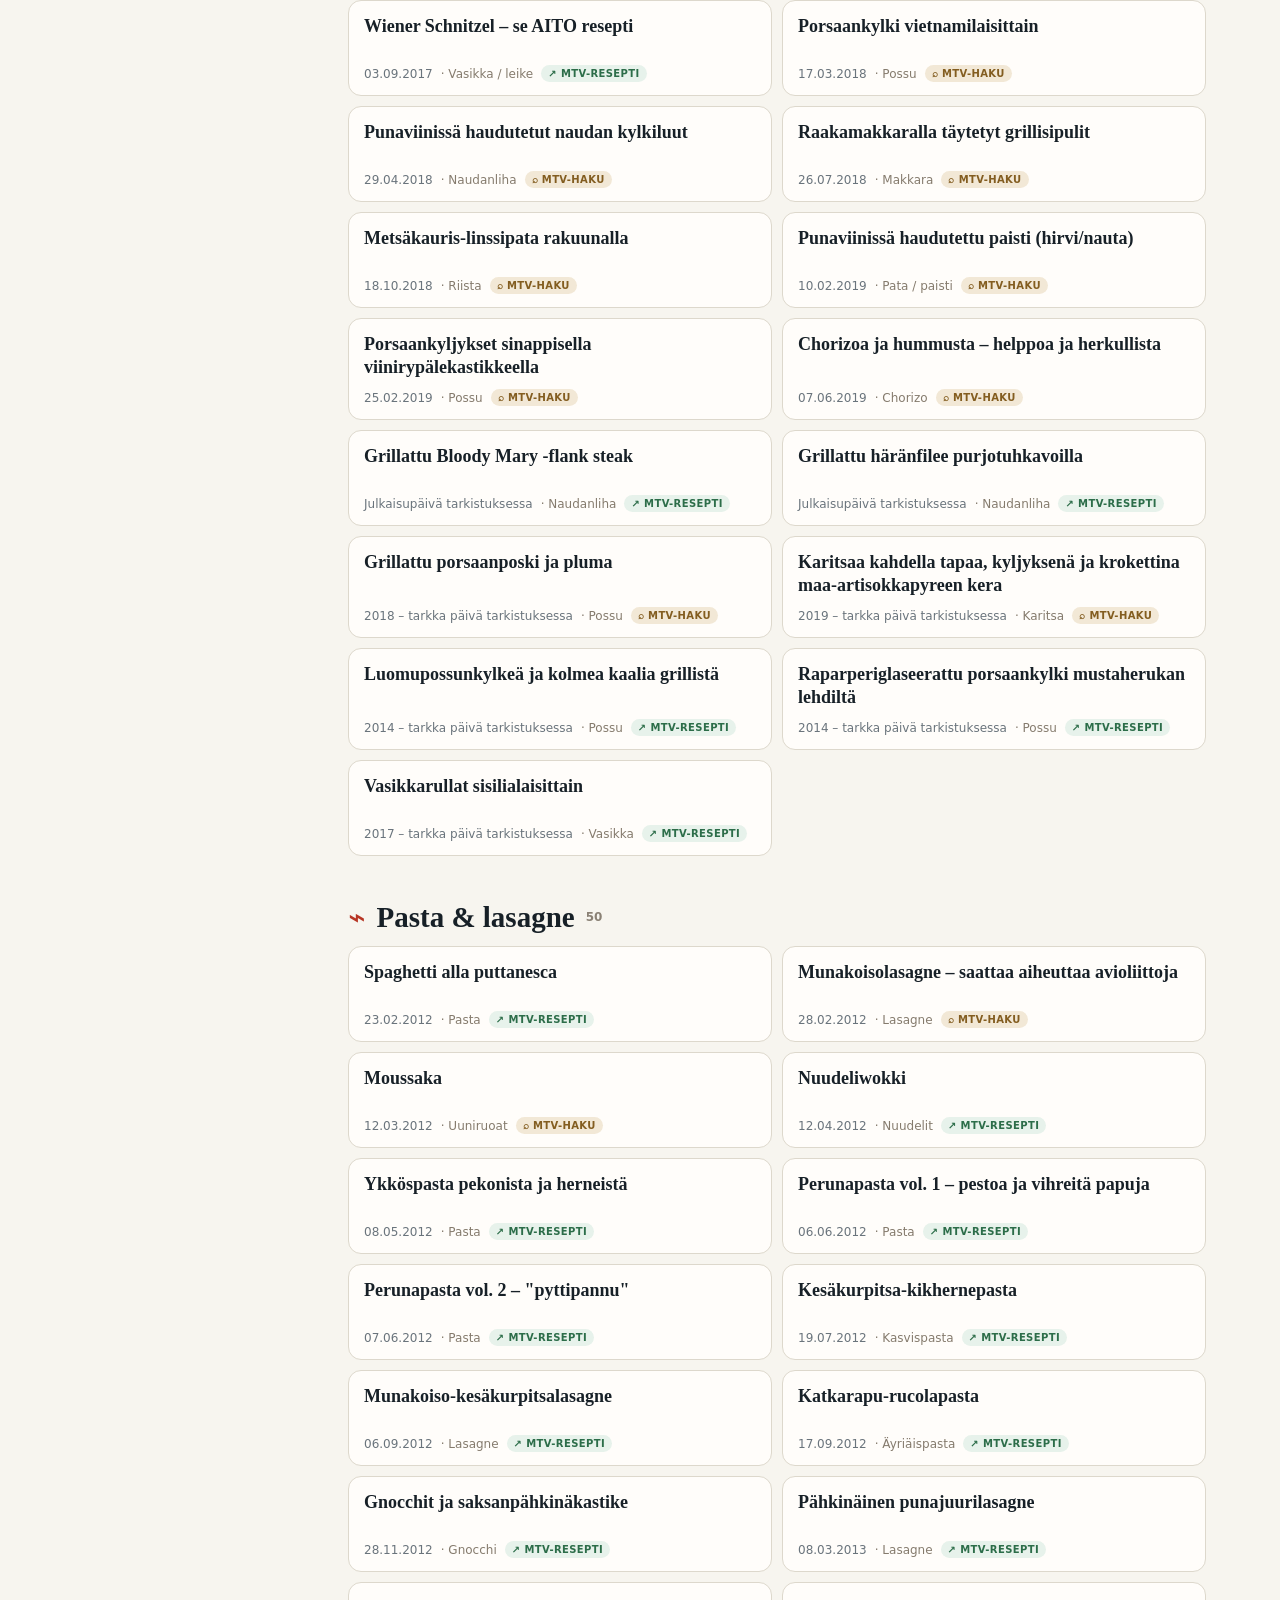
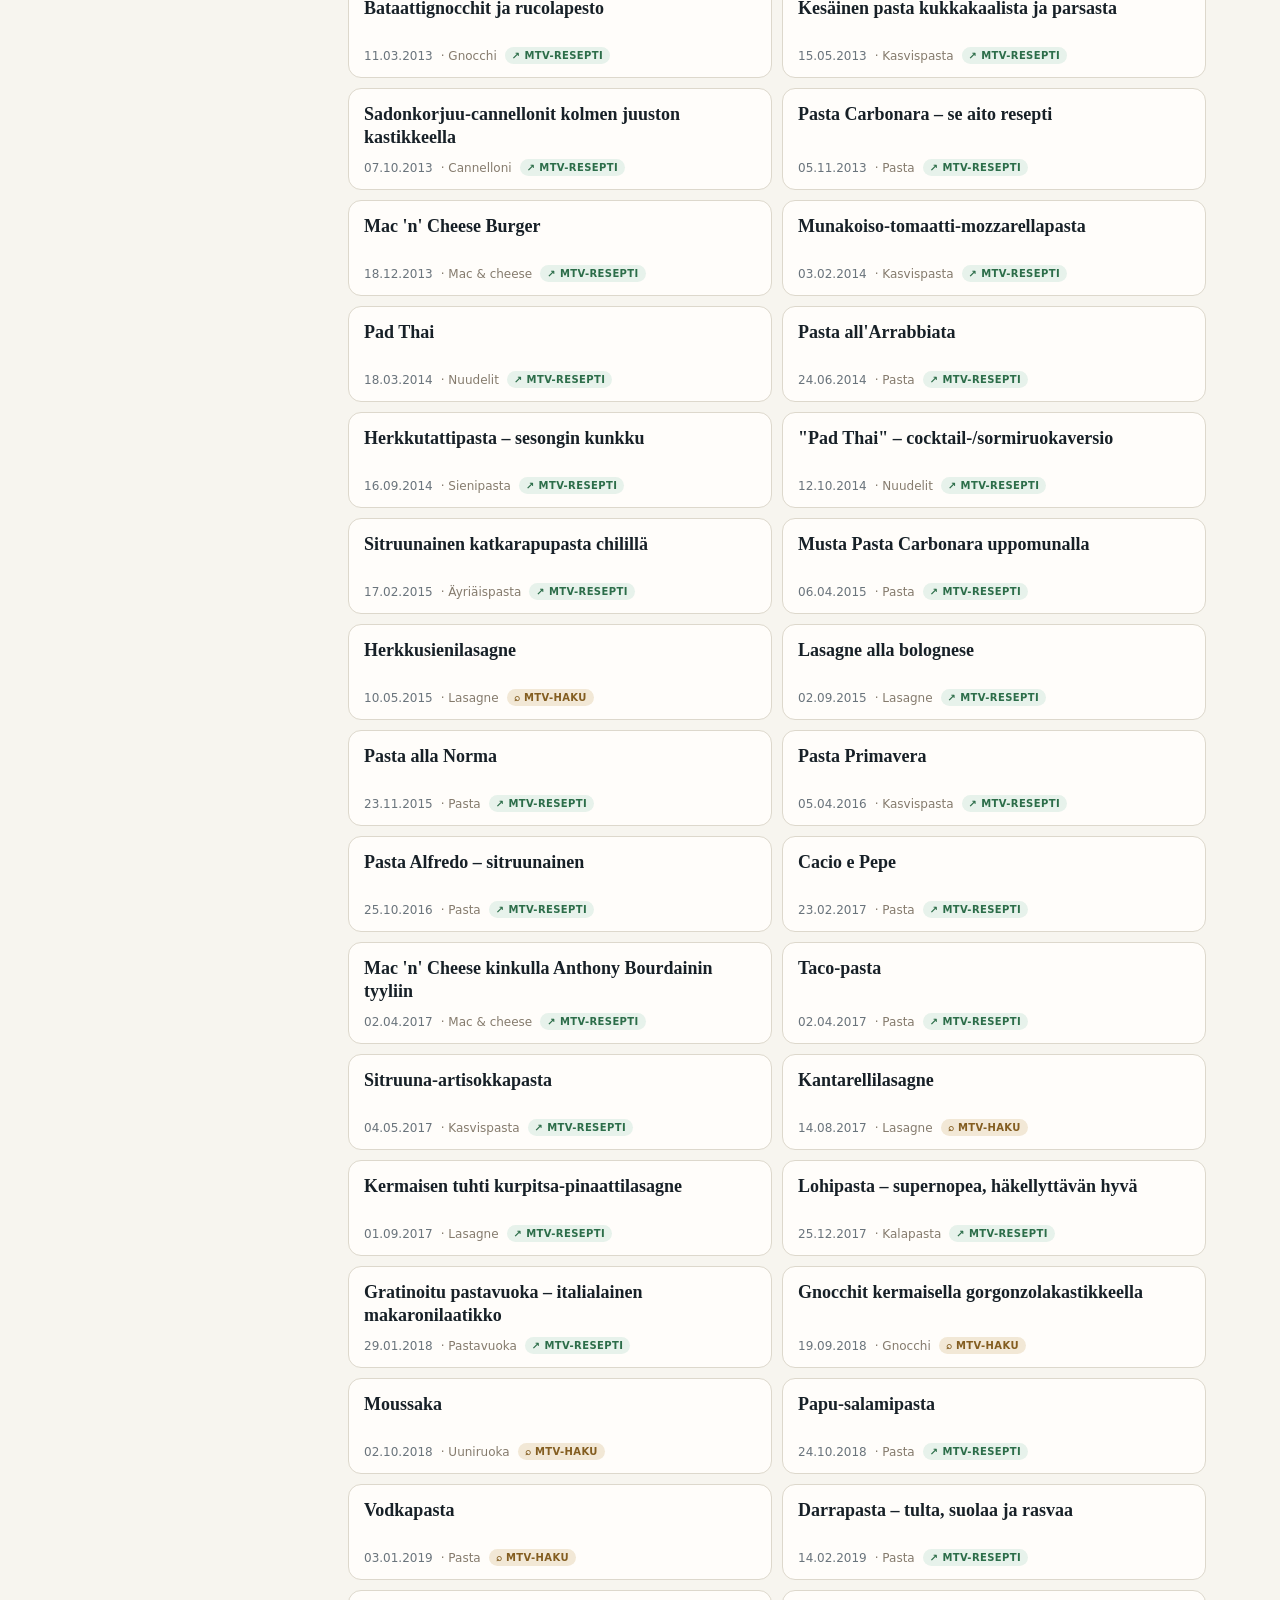
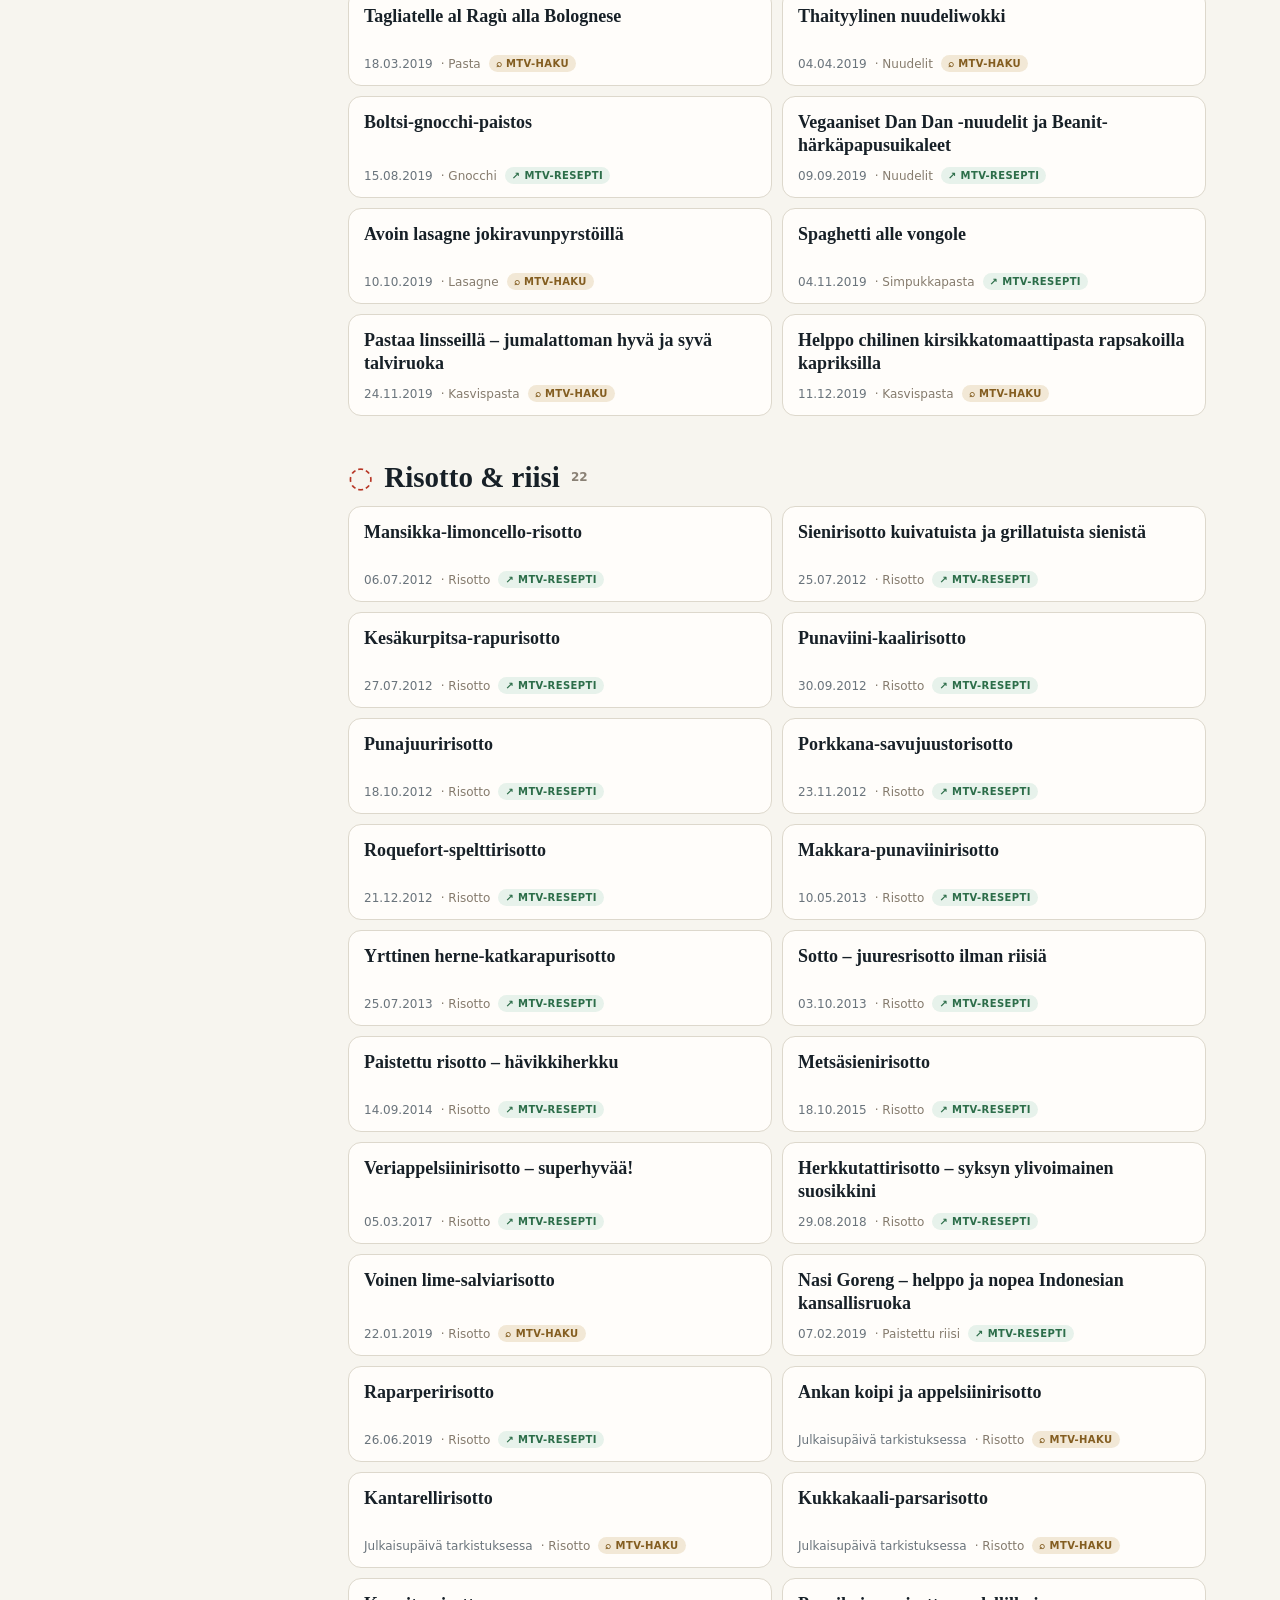
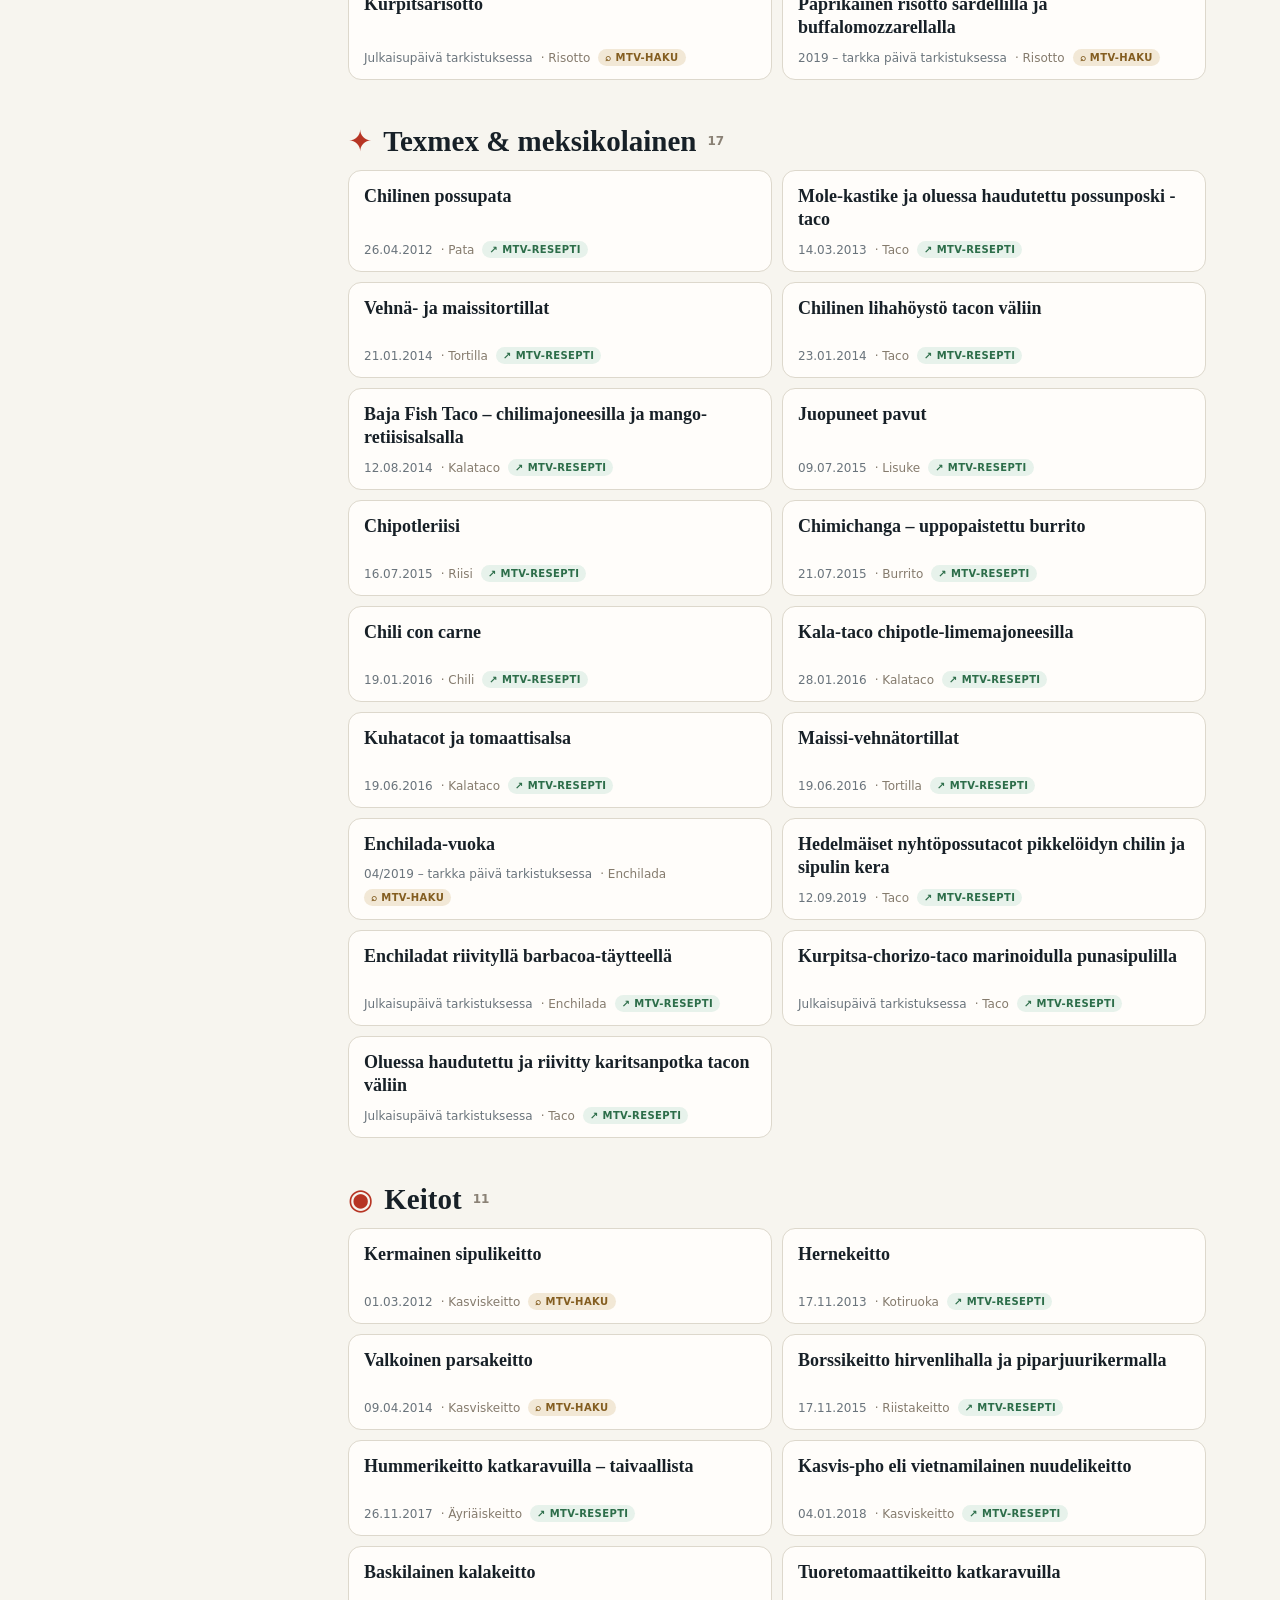
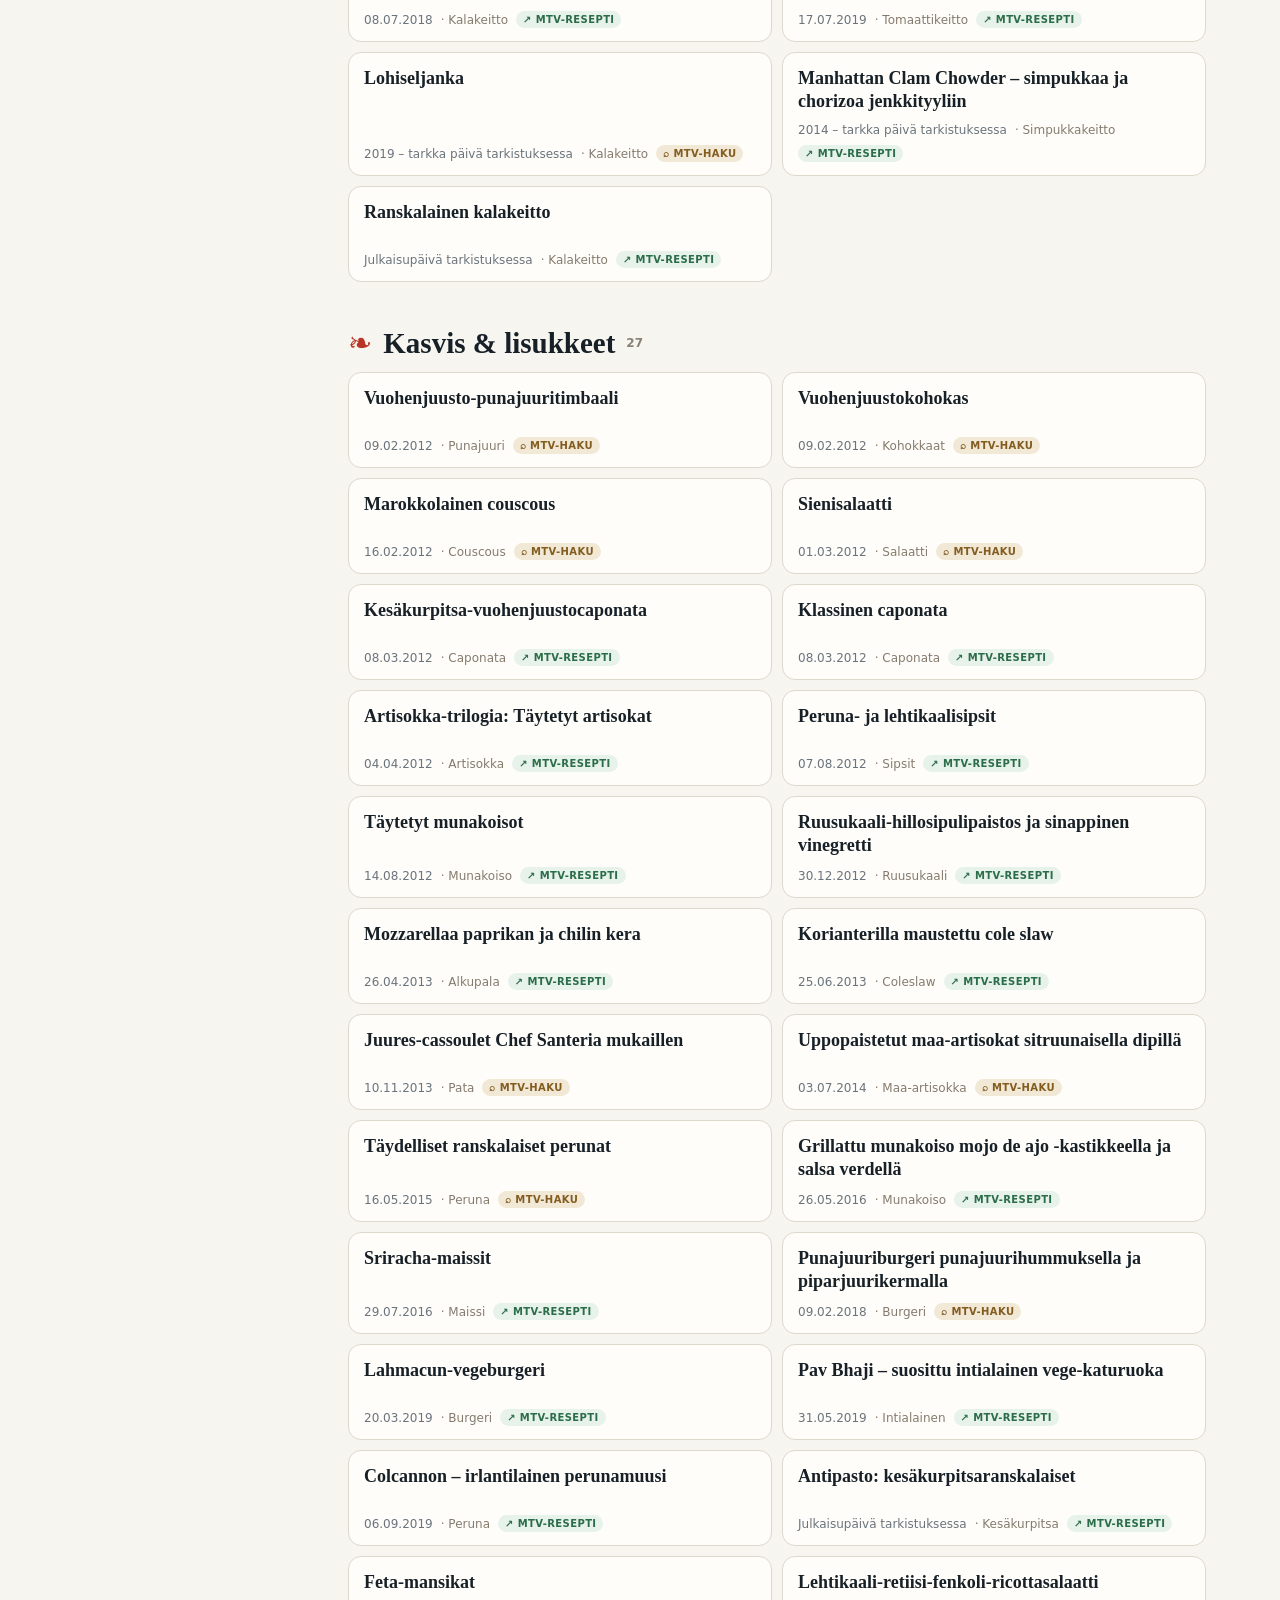
<file: reseptit/index.html>
<!doctype html>
<html lang="fi">
<head>
<meta charset="utf-8">
<meta name="viewport" content="width=device-width,initial-scale=1">
<title>Sivumaku – MTV-reseptit 2012–2019</title>
<link rel="stylesheet" href="/reseptit/styles.css">
</head>
<body>
<header class="hero">
  <div class="wrap">
    <div class="kicker">Sivumaku × MTV · 2012–2019</div>
    <h1>Kaikki reseptit yhdessä paikassa</h1>
    <p class="lead">Sivumaun MTV-kauden reseptihakemisto ruokalajeittain. Hae nimellä, rajaa vuoteen tai selaa kategorioita. Reseptin nimi avaa MTV:n sivun uuteen välilehteen.</p>
    <div class="stats">
      <div class="stat"><strong>324</strong> reseptiyksikköä</div>
      <div class="stat"><strong>250</strong> suoraa MTV-reseptilinkkiä</div>
      <div class="stat"><strong>289</strong> tarkkaa julkaisupäivää</div>
      <div class="stat">Koko MTV-kausi 2012–2019</div>
    </div>
  </div>
</header>

<div class="toolbar-shell">
  <div class="toolbar">
    <label class="search">
      <input id="search" type="search" placeholder="Hae reseptiä, esim. risotto, kana, lasagne…" autocomplete="off">
      <span>⌕</span>
    </label>
    <div class="years" id="years"></div>
  </div>
</div>

<main class="layout">
  <aside class="sidebar">
    <h2>Ruokalajit</h2>
    <div class="cats" id="cats"></div>
  </aside>

  <section>
    <div class="results-head">
      <div><h2 id="view-title">Kaikki reseptit</h2><p id="result-count" role="status" aria-live="polite"></p></div>
      <p>↗ avautuu MTV:n sivulle</p>
    </div>
    <div id="content"></div>
    <div class="empty" id="empty" role="status">Hakuehdoilla ei löytynyt reseptejä. Kokeile toista hakusanaa tai poista vuosirajaus.</div>
    <div class="note">
      <strong>Linkkien tila:</strong> vihreä “MTV-resepti” tarkoittaa varmennettua suoraa reseptisivua.
      Ruskea “MTV-haku” tarkoittaa, että resepti kuuluu masteriin, mutta alkuperäinen suora URL on vielä palauttamatta;
      nimi avaa silloin MTV Uutisten haun kyseisellä reseptinimellä. Julkaisupäivän kohdalla näkyy vastaavasti selvästi,
      jos tarkka päivä on vielä tarkistuksessa.
    </div>
  </section>
</main>

<footer class="footer"><div class="wrap">Sivumaku-reseptihakemisto · aineisto koottu MTV Uutisten Sivumaku-arkistosta ja vanhoista Sivumaku-koosteista.</div></footer>

<script defer src="/reseptit/data1.js"></script>
<script defer src="/reseptit/data2.js"></script>
<script defer src="/reseptit/data3.js"></script>
<script defer src="/reseptit/data4.js"></script>
<script defer src="/reseptit/data5.js"></script>
<script defer src="/reseptit/data6.js"></script>
<script defer src="/reseptit/data7.js"></script>
<script defer src="/reseptit/app.js"></script>

<script defer src="/reseptit/hero.js"></script>
</body>
</html>
</file>
<file: reseptit/styles.css>
:root {
  --ink:#172027; --muted:#6a747c; --paper:#f7f5ef; --card:#fffdfa; --line:#ddd8cc;
  --accent:#b73524; --accent2:#7f261b; --dark:#1e2a31; --soft:#eee9de; --ok:#2c6d49;
}
*{box-sizing:border-box}
html{scroll-behavior:smooth}
body{margin:0;font-family:Inter,ui-sans-serif,system-ui,-apple-system,BlinkMacSystemFont,"Segoe UI",sans-serif;background:var(--paper);color:var(--ink)}
a{color:inherit}
.hero{background:#fff center center/contain no-repeat;aspect-ratio:2/1;min-height:320px;max-height:620px;padding:0;color:white}.hero>.wrap{display:none}
.wrap{max-width:1180px;margin:0 auto}
.kicker{font-size:12px;text-transform:uppercase;letter-spacing:.18em;opacity:.75;font-weight:700}
h1{font-family:Georgia,"Times New Roman",serif;font-size:clamp(42px,7vw,78px);line-height:.95;margin:12px 0 18px;max-width:850px;font-weight:700}
.lead{max-width:760px;font-size:18px;line-height:1.55;color:#e9ecee;margin:0}
.stats{display:flex;flex-wrap:wrap;gap:14px;margin-top:28px}
.stat{background:rgba(255,255,255,.10);border:1px solid rgba(255,255,255,.16);padding:10px 14px;border-radius:999px;font-size:13px}
.toolbar-shell{position:sticky;top:0;z-index:20;background:rgba(247,245,239,.95);backdrop-filter:blur(12px);border-bottom:1px solid var(--line)}
.toolbar{max-width:1180px;margin:auto;padding:14px 24px;display:grid;grid-template-columns:minmax(240px,1fr) auto;gap:12px;align-items:center}
.search{position:relative}
.search input{width:100%;border:1px solid #cfc8bb;background:white;border-radius:12px;padding:13px 42px 13px 14px;font-size:15px;outline:none}
.search input:focus{border-color:var(--accent);box-shadow:0 0 0 3px rgba(183,53,36,.10)}
.search span{position:absolute;right:14px;top:12px;color:var(--muted)}
.years{display:flex;gap:6px;flex-wrap:wrap;justify-content:flex-end}
button{font:inherit}
.year-btn,.cat-btn{border:1px solid #cfc8bb;background:#fff;border-radius:999px;padding:9px 11px;cursor:pointer;color:#3d474e}
.year-btn:hover,.cat-btn:hover{border-color:#9c9182}
.year-btn.active,.cat-btn.active{background:var(--dark);border-color:var(--dark);color:white}
.layout{max-width:1180px;margin:0 auto;display:grid;grid-template-columns:240px minmax(0,1fr);gap:34px;padding:30px 24px 70px}
.sidebar{position:sticky;top:82px;align-self:start}
.sidebar h2{font-size:12px;letter-spacing:.14em;text-transform:uppercase;color:var(--muted);margin:0 0 10px}
.cats{display:flex;flex-direction:column;gap:6px}
.cat-btn{text-align:left;border-radius:9px;background:transparent;border-color:transparent;padding:9px 10px;display:flex;justify-content:space-between;gap:10px}
.cat-btn .count{font-variant-numeric:tabular-nums;color:var(--muted)}
.cat-btn.active .count{color:#dfe6e8}
.results-head{display:flex;justify-content:space-between;align-items:end;gap:18px;margin-bottom:20px;border-bottom:1px solid var(--line);padding-bottom:14px}
.results-head h2{margin:0;font-family:Georgia,"Times New Roman",serif;font-size:31px}
.results-head p{margin:0;color:var(--muted);font-size:13px}
.category{margin:0 0 44px}
.category-title{display:flex;align-items:center;gap:11px;margin:0 0 12px;font-family:Georgia,"Times New Roman",serif;font-size:29px}
.category-title .icon{color:var(--accent);font-family:system-ui}
.recipe-list{display:grid;grid-template-columns:repeat(2,minmax(0,1fr));gap:10px}
.recipe{background:var(--card);border:1px solid var(--line);border-radius:13px;padding:14px 15px 13px;min-height:96px;display:flex;flex-direction:column;justify-content:space-between;transition:transform .14s ease,border-color .14s ease,box-shadow .14s ease}
.recipe:hover{transform:translateY(-1px);border-color:#c5bcad;box-shadow:0 5px 18px rgba(45,39,31,.06)}
.recipe a.name{font-family:Georgia,"Times New Roman",serif;font-size:18px;line-height:1.25;text-decoration:none;font-weight:700}
.recipe a.name:hover{color:var(--accent);text-decoration:underline;text-underline-offset:3px}
.meta{display:flex;align-items:center;gap:8px;flex-wrap:wrap;margin-top:11px;font-size:12px;color:var(--muted)}
.badge{display:inline-flex;align-items:center;gap:5px;padding:3px 7px;border-radius:999px;background:#e7f2eb;color:var(--ok);font-size:10px;font-weight:700;text-transform:uppercase;letter-spacing:.04em}
.badge.searchlink{background:#f2e8d6;color:#835d20}
.subgroup{color:#857b6d}
.empty{display:none;background:white;border:1px dashed #c8c0b4;border-radius:14px;padding:30px;text-align:center;color:var(--muted)}
.note{margin-top:28px;padding:16px 18px;border-radius:12px;background:#eee9de;color:#5f594f;font-size:13px;line-height:1.55}
.footer{border-top:1px solid var(--line);padding:22px 24px 40px;color:var(--muted);font-size:12px}
.hidden{display:none!important}
mark{background:#f5db7c;color:inherit;border-radius:3px;padding:0 1px}


.history-promo{max-width:1132px;margin:24px auto;padding:22px 24px;background:var(--card);border:1px solid var(--line);border-left:4px solid var(--accent);border-radius:13px;display:flex;align-items:center;justify-content:space-between;gap:20px}
.history-promo h2{font-family:Georgia,"Times New Roman",serif;font-size:26px;line-height:1.2;margin:0 0 8px}
.history-promo p{margin:0;color:var(--muted);line-height:1.55}
.history-promo a{display:inline-block;flex-shrink:0;background:var(--accent);color:#fff;padding:12px 18px;border-radius:9px;font-weight:700;text-decoration:none}
.history-promo a:hover{background:var(--accent2)}
.history-promo a:focus-visible{outline:3px solid var(--ink);outline-offset:4px}
@media(max-width:1180px){.history-promo{margin:20px 24px}}
@media(max-width:650px){.history-promo{flex-direction:column;align-items:flex-start;padding:20px;gap:16px}.history-promo h2{font-size:24px}}
/* Responsive composition: one source of truth, no !important overrides. */
img,svg,video,canvas,iframe{max-width:100%}
.hero{width:100%;height:min(43.833vw,526px);min-height:0;max-height:526px;aspect-ratio:auto;background-size:min(100%,1200px) auto}
:focus-visible{outline:3px solid var(--accent);outline-offset:3px}
@media(max-width:850px){
 .hero{height:43.833vw;background-size:100% auto}
 .toolbar-shell{position:static}
 .toolbar{grid-template-columns:minmax(0,1fr);gap:8px;padding:10px 12px}
 .years{display:grid;grid-template-columns:repeat(5,minmax(0,1fr));gap:4px;justify-content:stretch}
 .year-btn{font-size:12px;padding:8px 3px;min-width:0;border-radius:8px}
 .year-btn:first-child{grid-column:span 2}
 .layout{grid-template-columns:minmax(0,1fr);gap:20px;padding:16px 12px 50px}
 .sidebar{position:static}
 .cats{display:grid;grid-template-columns:minmax(0,1fr);gap:7px;overflow:visible}
 .cat-btn{display:flex;align-items:center;justify-content:space-between;text-align:left;width:100%;white-space:normal;background:#fff;border:1px solid #d8d1c5;border-radius:10px;padding:12px 13px;min-height:48px;font-size:15px;line-height:1.3;color:#3d474e}
 .cat-btn span:first-child{min-width:0;overflow-wrap:anywhere}
 .cat-btn .count{flex-shrink:0;font-size:12px}
 .cat-btn.active{background:var(--dark);border-color:var(--dark);color:#fff}
 .cat-btn.active .count{color:#fff}
 .recipe-list{grid-template-columns:minmax(0,1fr)}
 .recipe{min-width:0}
 .recipe a.name,.meta,.note{overflow-wrap:anywhere}
 .results-head{flex-direction:column;align-items:flex-start;gap:4px}
 .results-head h2{font-size:26px}
 .category-title{font-size:24px;flex-wrap:wrap}
 .footer{padding:18px 12px 30px}
 body.is-searching .sidebar{display:none}
 body.is-searching .layout{padding-top:12px}
}
@media(max-width:420px){.year-btn{font-size:11px}.layout{padding-left:10px;padding-right:10px}.toolbar{padding-left:10px;padding-right:10px}}
@media(prefers-reduced-motion:reduce){html{scroll-behavior:auto}.recipe{transition:none}}
</file>
